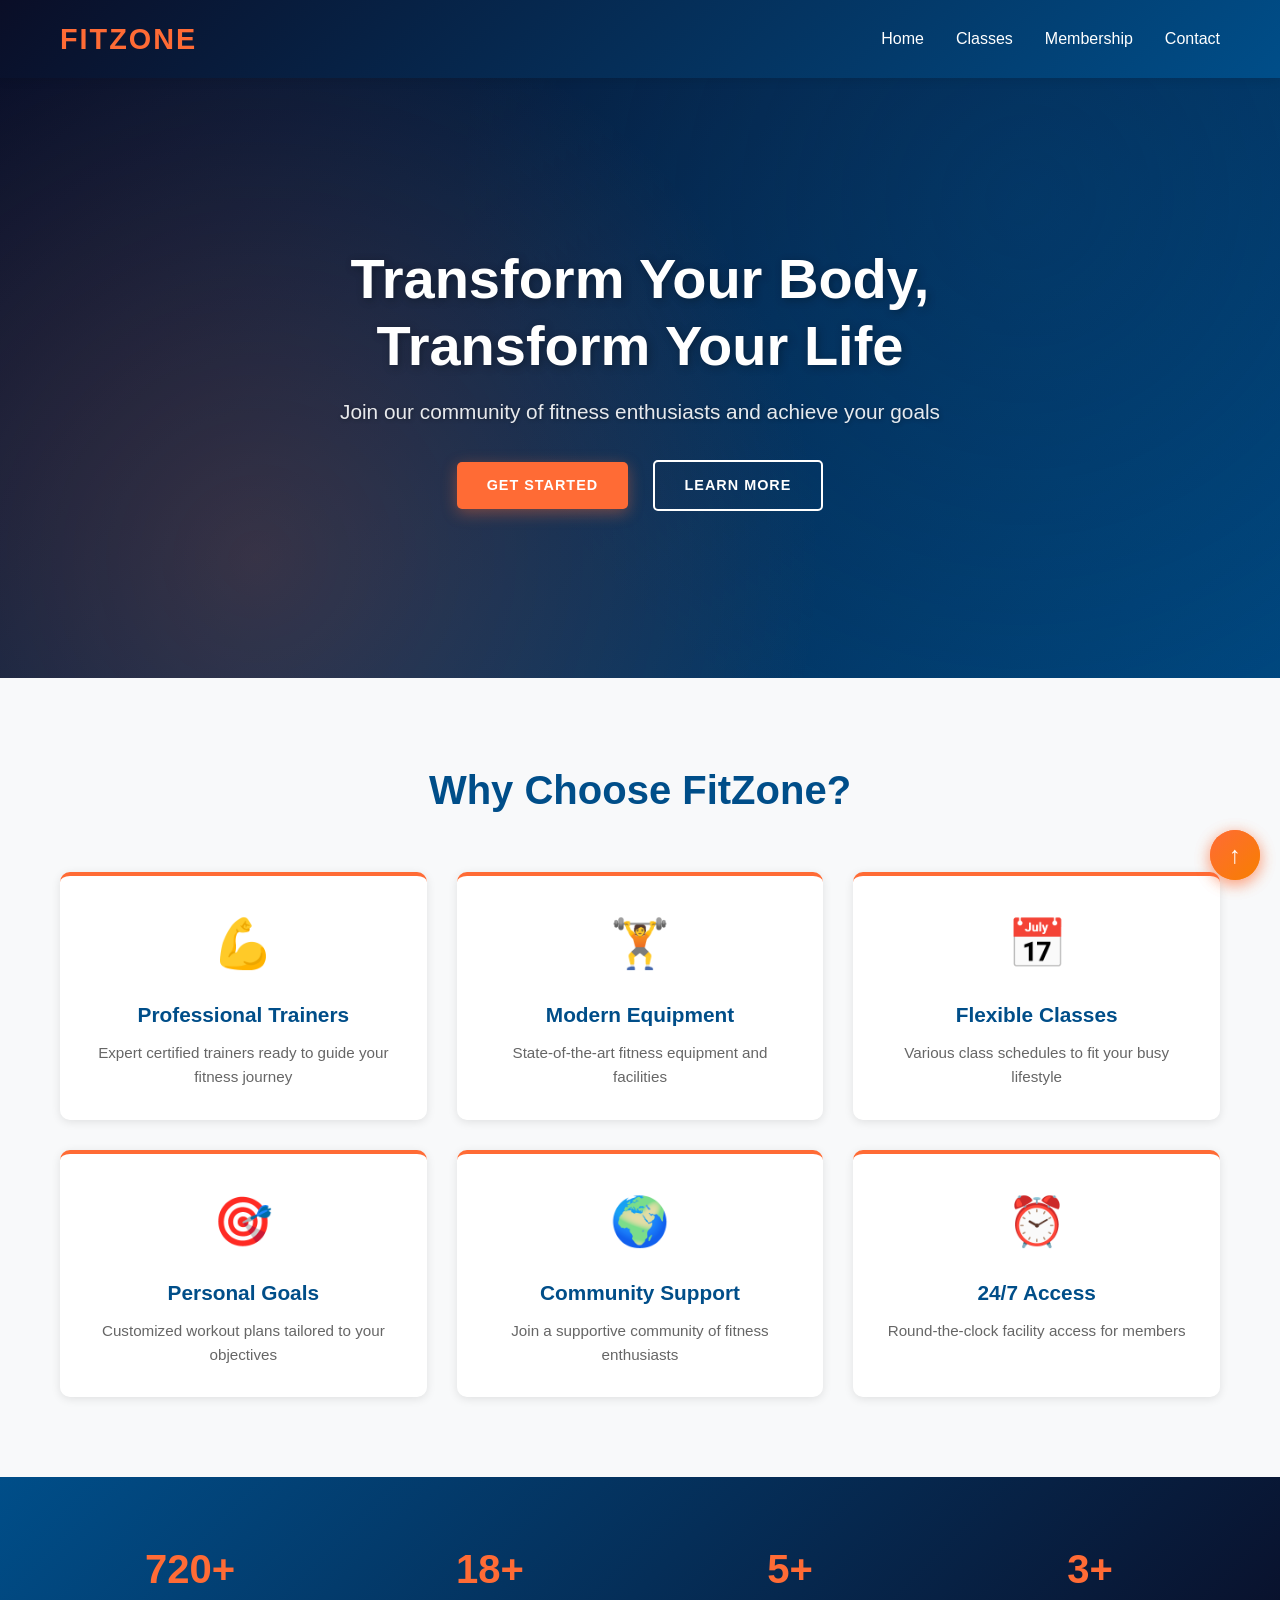
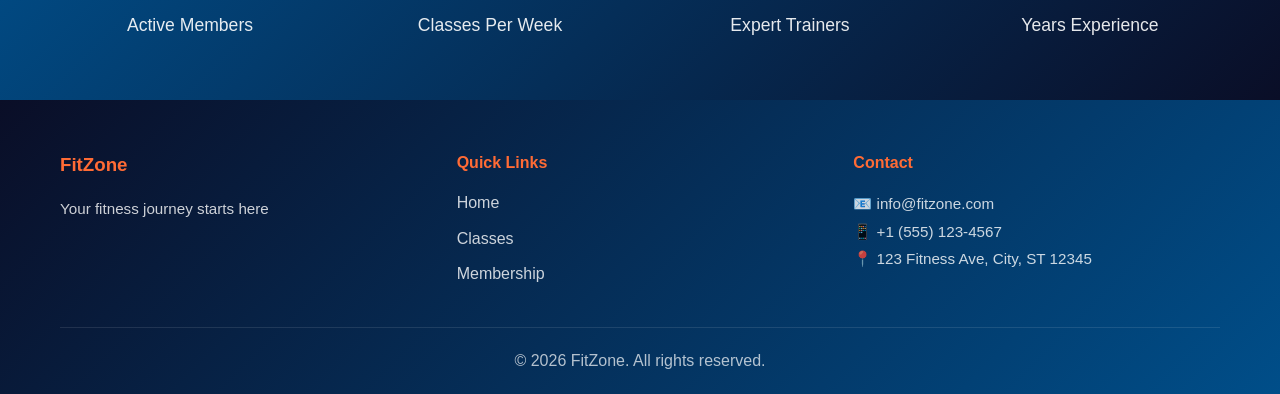
<file: index.html>
<!DOCTYPE html>
<html lang="en">
<head>
    <meta charset="UTF-8">
    <meta name="viewport" content="width=device-width, initial-scale=1.0">
    <title>FitZone - Premium Gym & Fitness</title>
    <link rel="stylesheet" href="styles.css">
</head>
<body>
    <!-- Navigation Bar -->
    <nav class="navbar">
        <div class="container">
            <div class="nav-wrapper">
                <div class="logo">FitZone</div>
                <ul class="nav-links">
                    <li><a href="#home">Home</a></li>
                    <li><a href="classes.html">Classes</a></li>
                    <li><a href="membership.html">Membership</a></li>
                    <li><a href="contact.html">Contact</a></li>
                </ul>
                <div class="hamburger">
                    <span></span>
                    <span></span>
                    <span></span>
                </div>
            </div>
        </div>
    </nav>

    <!-- Hero Section -->
    <section class="hero" id="home">
        <div class="hero-content">
            <h1>Transform Your Body, Transform Your Life</h1>
            <p>Join our community of fitness enthusiasts and achieve your goals</p>
            <a href="membership.html" class="btn btn-primary">Get Started</a>
            <a href="#features" class="btn btn-secondary">Learn More</a>
        </div>
    </section>

    <!-- Features Section -->
    <section class="features" id="features">
        <div class="container">
            <h2>Why Choose FitZone?</h2>
            <div class="features-grid">
                <div class="feature-card">
                    <div class="feature-icon">💪</div>
                    <h3>Professional Trainers</h3>
                    <p>Expert certified trainers ready to guide your fitness journey</p>
                </div>
                <div class="feature-card">
                    <div class="feature-icon">🏋️</div>
                    <h3>Modern Equipment</h3>
                    <p>State-of-the-art fitness equipment and facilities</p>
                </div>
                <div class="feature-card">
                    <div class="feature-icon">📅</div>
                    <h3>Flexible Classes</h3>
                    <p>Various class schedules to fit your busy lifestyle</p>
                </div>
                <div class="feature-card">
                    <div class="feature-icon">🎯</div>
                    <h3>Personal Goals</h3>
                    <p>Customized workout plans tailored to your objectives</p>
                </div>
                <div class="feature-card">
                    <div class="feature-icon">🌍</div>
                    <h3>Community Support</h3>
                    <p>Join a supportive community of fitness enthusiasts</p>
                </div>
                <div class="feature-card">
                    <div class="feature-icon">⏰</div>
                    <h3>24/7 Access</h3>
                    <p>Round-the-clock facility access for members</p>
                </div>
            </div>
        </div>
    </section>

    <!-- Stats Section -->
    <section class="stats">
        <div class="container">
            <div class="stat-item">
                <h3>2000+</h3>
                <p>Active Members</p>
            </div>
            <div class="stat-item">
                <h3>50+</h3>
                <p>Classes Per Week</p>
            </div>
            <div class="stat-item">
                <h3>15+</h3>
                <p>Expert Trainers</p>
            </div>
            <div class="stat-item">
                <h3>10+</h3>
                <p>Years Experience</p>
            </div>
        </div>
    </section>

    <!-- Footer -->
    <footer class="footer">
        <div class="container">
            <div class="footer-content">
                <div class="footer-section">
                    <h3>FitZone</h3>
                    <p>Your fitness journey starts here</p>
                </div>
                <div class="footer-section">
                    <h4>Quick Links</h4>
                    <ul>
                        <li><a href="#home">Home</a></li>
                        <li><a href="classes.html">Classes</a></li>
                        <li><a href="membership.html">Membership</a></li>
                    </ul>
                </div>
                <div class="footer-section">
                    <h4>Contact</h4>
                    <p>📧 info@fitzone.com</p>
                    <p>📱 +1 (555) 123-4567</p>
                    <p>📍 123 Fitness Ave, City, ST 12345</p>
                </div>
            </div>
            <div class="footer-bottom">
                <p>&copy; 2026 FitZone. All rights reserved.</p>
            </div>
        </div>
    </footer>

    <script src="script.js"></script>
</body>
</html>
</file>
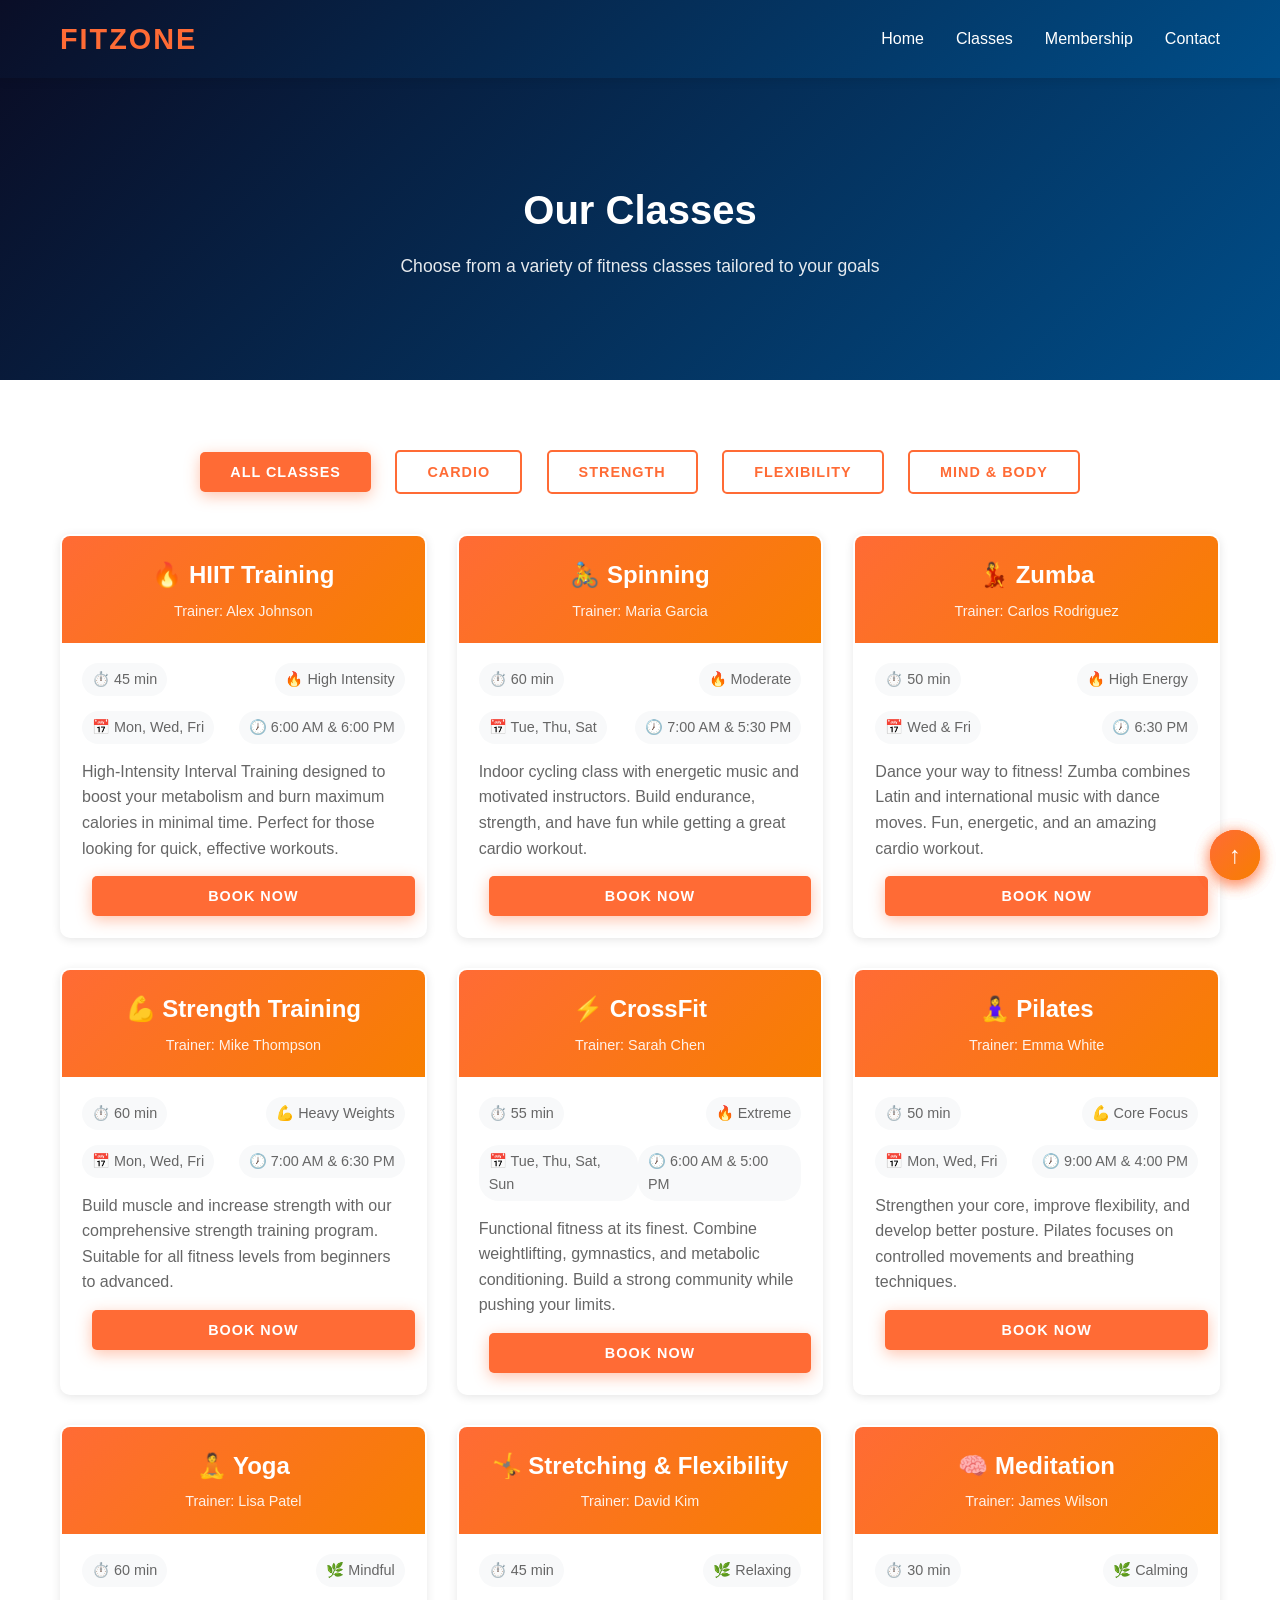
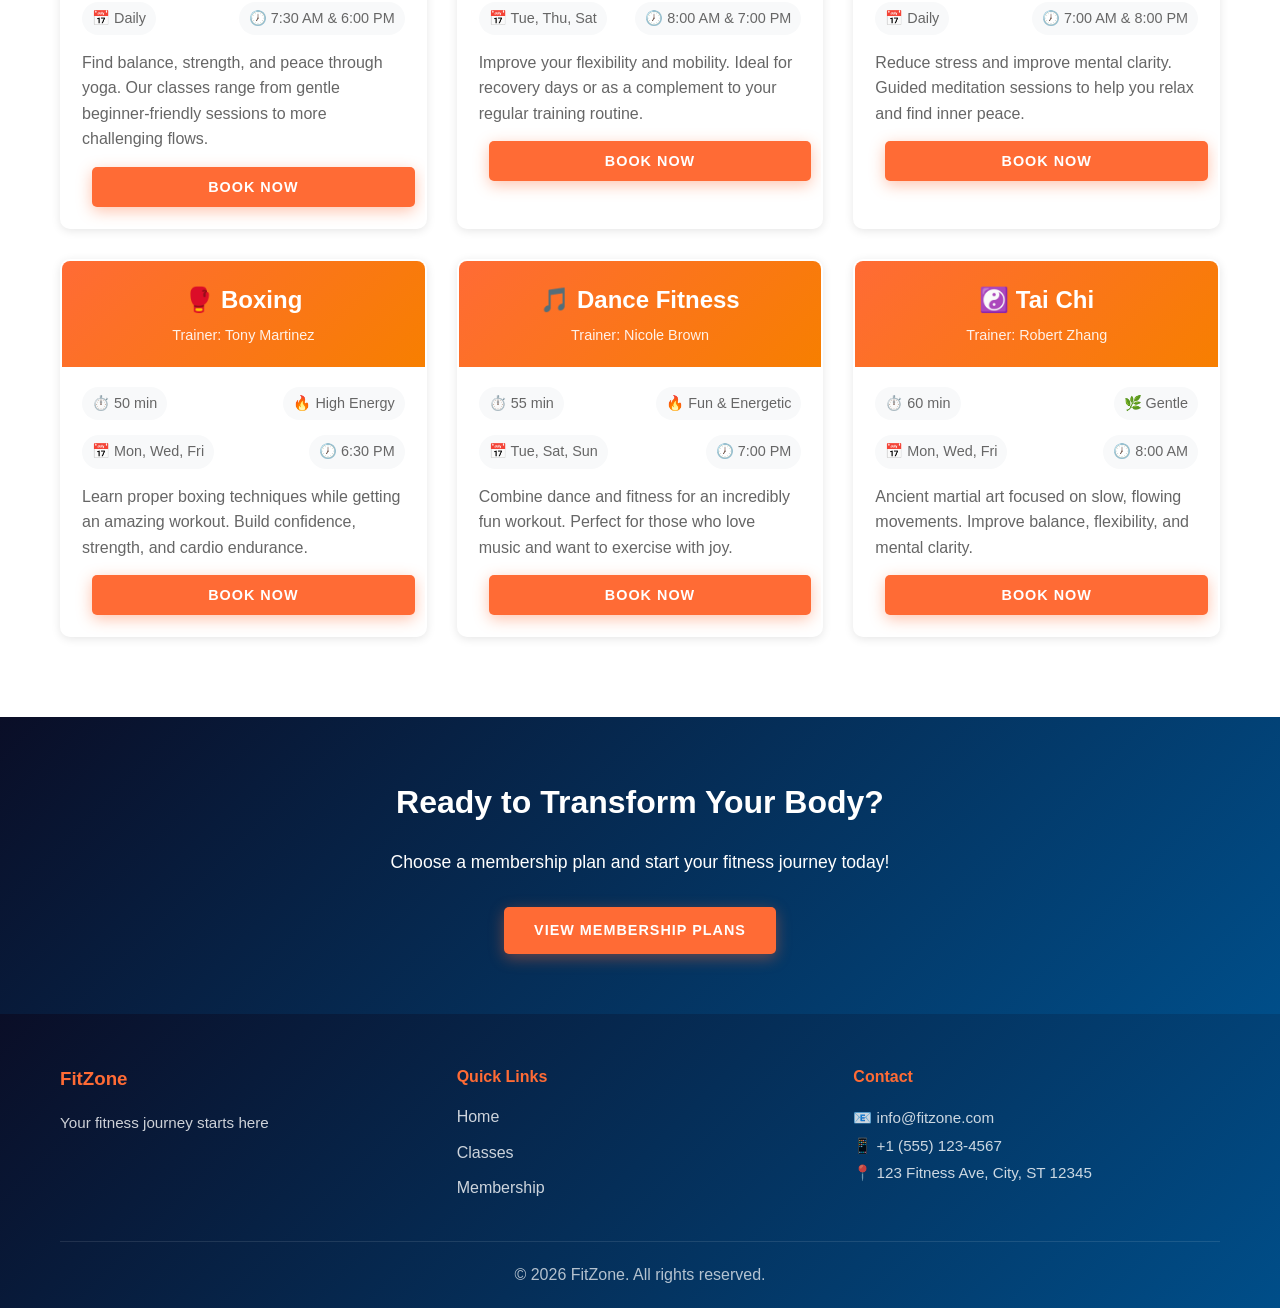
<file: classes.html>
<!DOCTYPE html>
<html lang="en">
<head>
    <meta charset="UTF-8">
    <meta name="viewport" content="width=device-width, initial-scale=1.0">
    <title>Classes - FitZone Gym</title>
    <link rel="stylesheet" href="styles.css">
</head>
<body>
    <!-- Navigation Bar -->
    <nav class="navbar">
        <div class="container">
            <div class="nav-wrapper">
                <div class="logo">FitZone</div>
                <ul class="nav-links">
                    <li><a href="index.html">Home</a></li>
                    <li><a href="classes.html">Classes</a></li>
                    <li><a href="membership.html">Membership</a></li>
                    <li><a href="contact.html">Contact</a></li>
                </ul>
                <div class="hamburger">
                    <span></span>
                    <span></span>
                    <span></span>
                </div>
            </div>
        </div>
    </nav>

    <!-- Page Header -->
    <div class="page-header">
        <h1>Our Classes</h1>
        <p>Choose from a variety of fitness classes tailored to your goals</p>
    </div>

    <!-- Filter Buttons -->
    <section class="classes" style="padding-top: 20px;">
        <div class="container">
            <div style="text-align: center; margin-bottom: 40px;">
                <button class="btn btn-primary filter-btn active" onclick="filterClasses('all')" data-filter="all">All Classes</button>
                <button class="btn btn-outline filter-btn" onclick="filterClasses('cardio')" data-filter="cardio">Cardio</button>
                <button class="btn btn-outline filter-btn" onclick="filterClasses('strength')" data-filter="strength">Strength</button>
                <button class="btn btn-outline filter-btn" onclick="filterClasses('flexibility')" data-filter="flexibility">Flexibility</button>
                <button class="btn btn-outline filter-btn" onclick="filterClasses('mind-body')" data-filter="mind-body">Mind & Body</button>
            </div>

            <!-- Classes Grid -->
            <div class="classes-grid">
                <!-- HIIT Class -->
                <div class="class-card" data-category="cardio">
                    <div class="class-header">
                        <h3>🔥 HIIT Training</h3>
                        <div class="trainer">Trainer: Alex Johnson</div>
                    </div>
                    <div class="class-body">
                        <div class="class-info">
                            <span>⏱️ 45 min</span>
                            <span>🔥 High Intensity</span>
                        </div>
                        <div class="class-info">
                            <span>📅 Mon, Wed, Fri</span>
                            <span>🕖 6:00 AM & 6:00 PM</span>
                        </div>
                        <p class="class-description">High-Intensity Interval Training designed to boost your metabolism and burn maximum calories in minimal time. Perfect for those looking for quick, effective workouts.</p>
                        <button class="btn btn-primary" onclick="selectPlan('HIIT Training')">Book Now</button>
                    </div>
                </div>

                <!-- Spinning Class -->
                <div class="class-card" data-category="cardio">
                    <div class="class-header">
                        <h3>🚴 Spinning</h3>
                        <div class="trainer">Trainer: Maria Garcia</div>
                    </div>
                    <div class="class-body">
                        <div class="class-info">
                            <span>⏱️ 60 min</span>
                            <span>🔥 Moderate</span>
                        </div>
                        <div class="class-info">
                            <span>📅 Tue, Thu, Sat</span>
                            <span>🕖 7:00 AM & 5:30 PM</span>
                        </div>
                        <p class="class-description">Indoor cycling class with energetic music and motivated instructors. Build endurance, strength, and have fun while getting a great cardio workout.</p>
                        <button class="btn btn-primary" onclick="selectPlan('Spinning')">Book Now</button>
                    </div>
                </div>

                <!-- Zumba Class -->
                <div class="class-card" data-category="cardio">
                    <div class="class-header">
                        <h3>💃 Zumba</h3>
                        <div class="trainer">Trainer: Carlos Rodriguez</div>
                    </div>
                    <div class="class-body">
                        <div class="class-info">
                            <span>⏱️ 50 min</span>
                            <span>🔥 High Energy</span>
                        </div>
                        <div class="class-info">
                            <span>📅 Wed & Fri</span>
                            <span>🕖 6:30 PM</span>
                        </div>
                        <p class="class-description">Dance your way to fitness! Zumba combines Latin and international music with dance moves. Fun, energetic, and an amazing cardio workout.</p>
                        <button class="btn btn-primary" onclick="selectPlan('Zumba')">Book Now</button>
                    </div>
                </div>

                <!-- Strength Training -->
                <div class="class-card" data-category="strength">
                    <div class="class-header">
                        <h3>💪 Strength Training</h3>
                        <div class="trainer">Trainer: Mike Thompson</div>
                    </div>
                    <div class="class-body">
                        <div class="class-info">
                            <span>⏱️ 60 min</span>
                            <span>💪 Heavy Weights</span>
                        </div>
                        <div class="class-info">
                            <span>📅 Mon, Wed, Fri</span>
                            <span>🕖 7:00 AM & 6:30 PM</span>
                        </div>
                        <p class="class-description">Build muscle and increase strength with our comprehensive strength training program. Suitable for all fitness levels from beginners to advanced.</p>
                        <button class="btn btn-primary" onclick="selectPlan('Strength Training')">Book Now</button>
                    </div>
                </div>

                <!-- CrossFit -->
                <div class="class-card" data-category="strength">
                    <div class="class-header">
                        <h3>⚡ CrossFit</h3>
                        <div class="trainer">Trainer: Sarah Chen</div>
                    </div>
                    <div class="class-body">
                        <div class="class-info">
                            <span>⏱️ 55 min</span>
                            <span>🔥 Extreme</span>
                        </div>
                        <div class="class-info">
                            <span>📅 Tue, Thu, Sat, Sun</span>
                            <span>🕖 6:00 AM & 5:00 PM</span>
                        </div>
                        <p class="class-description">Functional fitness at its finest. Combine weightlifting, gymnastics, and metabolic conditioning. Build a strong community while pushing your limits.</p>
                        <button class="btn btn-primary" onclick="selectPlan('CrossFit')">Book Now</button>
                    </div>
                </div>

                <!-- Pilates -->
                <div class="class-card" data-category="strength">
                    <div class="class-header">
                        <h3>🧘‍♀️ Pilates</h3>
                        <div class="trainer">Trainer: Emma White</div>
                    </div>
                    <div class="class-body">
                        <div class="class-info">
                            <span>⏱️ 50 min</span>
                            <span>💪 Core Focus</span>
                        </div>
                        <div class="class-info">
                            <span>📅 Mon, Wed, Fri</span>
                            <span>🕖 9:00 AM & 4:00 PM</span>
                        </div>
                        <p class="class-description">Strengthen your core, improve flexibility, and develop better posture. Pilates focuses on controlled movements and breathing techniques.</p>
                        <button class="btn btn-primary" onclick="selectPlan('Pilates')">Book Now</button>
                    </div>
                </div>

                <!-- Yoga -->
                <div class="class-card" data-category="flexibility">
                    <div class="class-header">
                        <h3>🧘 Yoga</h3>
                        <div class="trainer">Trainer: Lisa Patel</div>
                    </div>
                    <div class="class-body">
                        <div class="class-info">
                            <span>⏱️ 60 min</span>
                            <span>🌿 Mindful</span>
                        </div>
                        <div class="class-info">
                            <span>📅 Daily</span>
                            <span>🕖 7:30 AM & 6:00 PM</span>
                        </div>
                        <p class="class-description">Find balance, strength, and peace through yoga. Our classes range from gentle beginner-friendly sessions to more challenging flows.</p>
                        <button class="btn btn-primary" onclick="selectPlan('Yoga')">Book Now</button>
                    </div>
                </div>

                <!-- Stretching & Flexibility -->
                <div class="class-card" data-category="flexibility">
                    <div class="class-header">
                        <h3>🤸 Stretching & Flexibility</h3>
                        <div class="trainer">Trainer: David Kim</div>
                    </div>
                    <div class="class-body">
                        <div class="class-info">
                            <span>⏱️ 45 min</span>
                            <span>🌿 Relaxing</span>
                        </div>
                        <div class="class-info">
                            <span>📅 Tue, Thu, Sat</span>
                            <span>🕖 8:00 AM & 7:00 PM</span>
                        </div>
                        <p class="class-description">Improve your flexibility and mobility. Ideal for recovery days or as a complement to your regular training routine.</p>
                        <button class="btn btn-primary" onclick="selectPlan('Stretching & Flexibility')">Book Now</button>
                    </div>
                </div>

                <!-- Meditation -->
                <div class="class-card" data-category="mind-body">
                    <div class="class-header">
                        <h3>🧠 Meditation</h3>
                        <div class="trainer">Trainer: James Wilson</div>
                    </div>
                    <div class="class-body">
                        <div class="class-info">
                            <span>⏱️ 30 min</span>
                            <span>🌿 Calming</span>
                        </div>
                        <div class="class-info">
                            <span>📅 Daily</span>
                            <span>🕖 7:00 AM & 8:00 PM</span>
                        </div>
                        <p class="class-description">Reduce stress and improve mental clarity. Guided meditation sessions to help you relax and find inner peace.</p>
                        <button class="btn btn-primary" onclick="selectPlan('Meditation')">Book Now</button>
                    </div>
                </div>

                <!-- Boxing -->
                <div class="class-card" data-category="cardio">
                    <div class="class-header">
                        <h3>🥊 Boxing</h3>
                        <div class="trainer">Trainer: Tony Martinez</div>
                    </div>
                    <div class="class-body">
                        <div class="class-info">
                            <span>⏱️ 50 min</span>
                            <span>🔥 High Energy</span>
                        </div>
                        <div class="class-info">
                            <span>📅 Mon, Wed, Fri</span>
                            <span>🕖 6:30 PM</span>
                        </div>
                        <p class="class-description">Learn proper boxing techniques while getting an amazing workout. Build confidence, strength, and cardio endurance.</p>
                        <button class="btn btn-primary" onclick="selectPlan('Boxing')">Book Now</button>
                    </div>
                </div>

                <!-- Dance Fitness -->
                <div class="class-card" data-category="cardio">
                    <div class="class-header">
                        <h3>🎵 Dance Fitness</h3>
                        <div class="trainer">Trainer: Nicole Brown</div>
                    </div>
                    <div class="class-body">
                        <div class="class-info">
                            <span>⏱️ 55 min</span>
                            <span>🔥 Fun & Energetic</span>
                        </div>
                        <div class="class-info">
                            <span>📅 Tue, Sat, Sun</span>
                            <span>🕖 7:00 PM</span>
                        </div>
                        <p class="class-description">Combine dance and fitness for an incredibly fun workout. Perfect for those who love music and want to exercise with joy.</p>
                        <button class="btn btn-primary" onclick="selectPlan('Dance Fitness')">Book Now</button>
                    </div>
                </div>

                <!-- Tai Chi -->
                <div class="class-card" data-category="mind-body">
                    <div class="class-header">
                        <h3>☯️ Tai Chi</h3>
                        <div class="trainer">Trainer: Robert Zhang</div>
                    </div>
                    <div class="class-body">
                        <div class="class-info">
                            <span>⏱️ 60 min</span>
                            <span>🌿 Gentle</span>
                        </div>
                        <div class="class-info">
                            <span>📅 Mon, Wed, Fri</span>
                            <span>🕖 8:00 AM</span>
                        </div>
                        <p class="class-description">Ancient martial art focused on slow, flowing movements. Improve balance, flexibility, and mental clarity.</p>
                        <button class="btn btn-primary" onclick="selectPlan('Tai Chi')">Book Now</button>
                    </div>
                </div>
            </div>
        </div>
    </section>

    <!-- CTA Section -->
    <section style="background: linear-gradient(135deg, #0a0e27 0%, #004e89 100%); color: white; padding: 60px 20px; text-align: center;">
        <div class="container">
            <h2 style="font-size: 2rem; margin-bottom: 20px;">Ready to Transform Your Body?</h2>
            <p style="font-size: 1.1rem; margin-bottom: 30px;">Choose a membership plan and start your fitness journey today!</p>
            <a href="membership.html" class="btn btn-primary">View Membership Plans</a>
        </div>
    </section>

    <!-- Footer -->
    <footer class="footer">
        <div class="container">
            <div class="footer-content">
                <div class="footer-section">
                    <h3>FitZone</h3>
                    <p>Your fitness journey starts here</p>
                </div>
                <div class="footer-section">
                    <h4>Quick Links</h4>
                    <ul>
                        <li><a href="index.html">Home</a></li>
                        <li><a href="classes.html">Classes</a></li>
                        <li><a href="membership.html">Membership</a></li>
                    </ul>
                </div>
                <div class="footer-section">
                    <h4>Contact</h4>
                    <p>📧 info@fitzone.com</p>
                    <p>📱 +1 (555) 123-4567</p>
                    <p>📍 123 Fitness Ave, City, ST 12345</p>
                </div>
            </div>
            <div class="footer-bottom">
                <p>&copy; 2026 FitZone. All rights reserved.</p>
            </div>
        </div>
    </footer>

    <script src="script.js"></script>
</body>
</html>
</file>
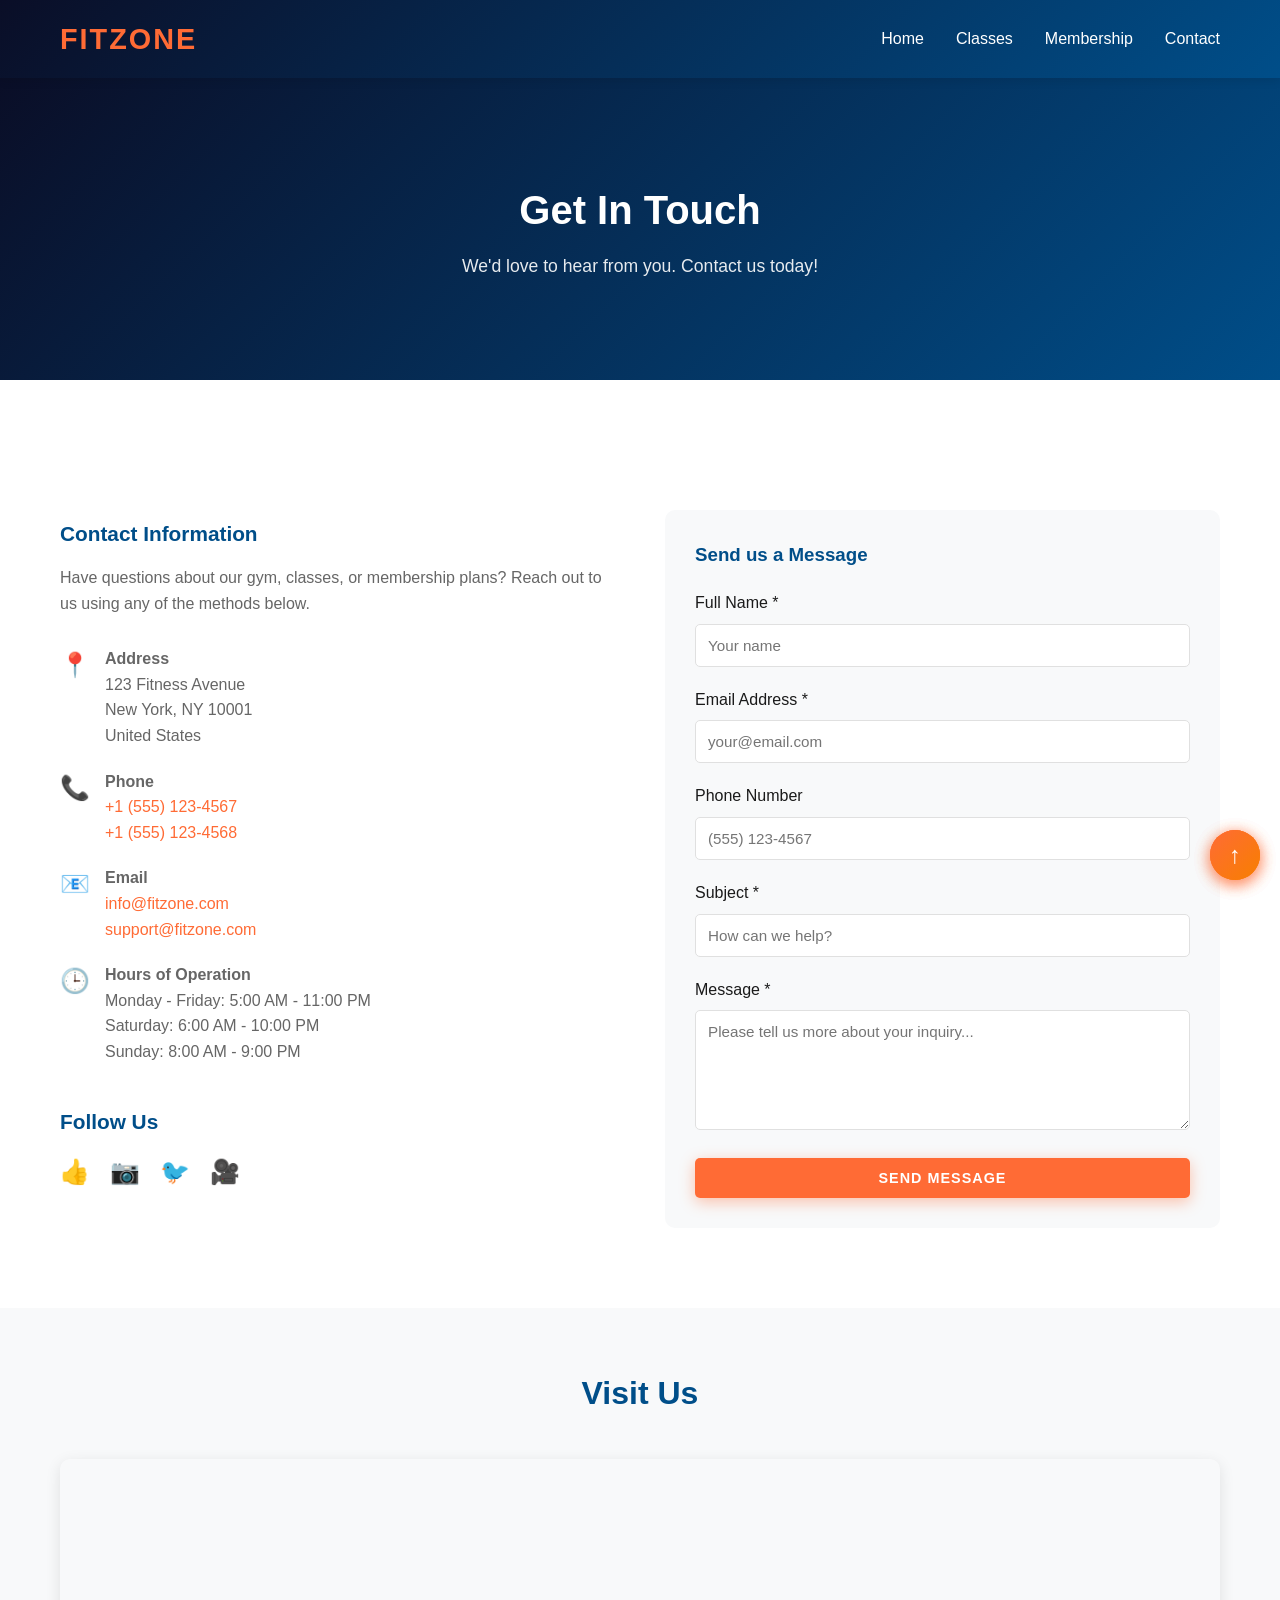
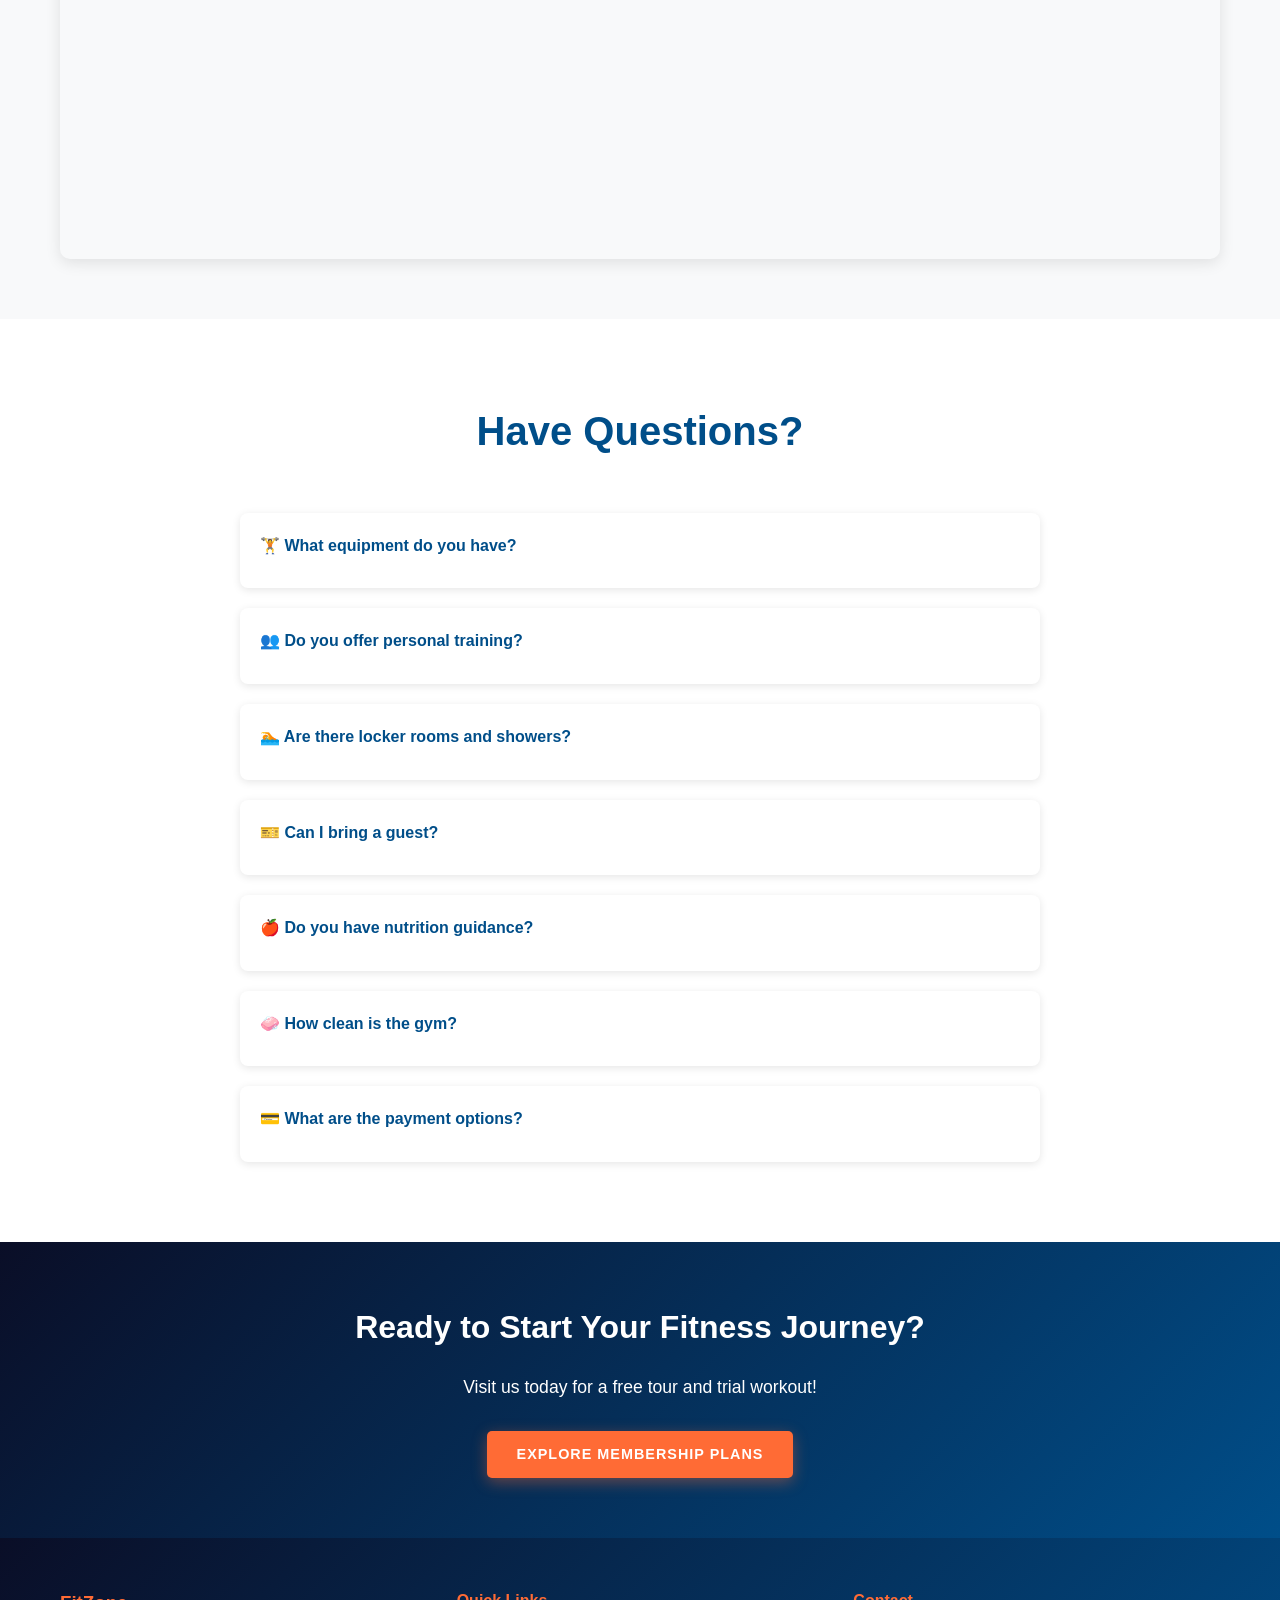
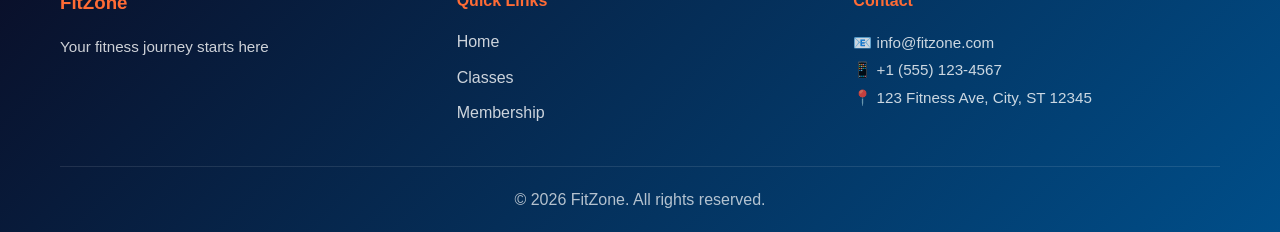
<file: contact.html>
<!DOCTYPE html>
<html lang="en">
<head>
    <meta charset="UTF-8">
    <meta name="viewport" content="width=device-width, initial-scale=1.0">
    <title>Contact Us - FitZone Gym</title>
    <link rel="stylesheet" href="styles.css">
</head>
<body>
    <!-- Navigation Bar -->
    <nav class="navbar">
        <div class="container">
            <div class="nav-wrapper">
                <div class="logo">FitZone</div>
                <ul class="nav-links">
                    <li><a href="index.html">Home</a></li>
                    <li><a href="classes.html">Classes</a></li>
                    <li><a href="membership.html">Membership</a></li>
                    <li><a href="contact.html">Contact</a></li>
                </ul>
                <div class="hamburger">
                    <span></span>
                    <span></span>
                    <span></span>
                </div>
            </div>
        </div>
    </nav>

    <!-- Page Header -->
    <div class="page-header">
        <h1>Get In Touch</h1>
        <p>We'd love to hear from you. Contact us today!</p>
    </div>

    <!-- Contact Section -->
    <section class="contact">
        <div class="container">
            <div class="contact-wrapper">
                <!-- Contact Information -->
                <div>
                    <div class="contact-info">
                        <h3>Contact Information</h3>
                        <p style="color: #666; margin-bottom: 25px;">Have questions about our gym, classes, or membership plans? Reach out to us using any of the methods below.</p>
                    </div>

                    <div class="contact-item">
                        <div class="contact-item-icon">📍</div>
                        <div class="contact-item-text">
                            <strong>Address</strong><br>
                            123 Fitness Avenue<br>
                            New York, NY 10001<br>
                            United States
                        </div>
                    </div>

                    <div class="contact-item">
                        <div class="contact-item-icon">📞</div>
                        <div class="contact-item-text">
                            <strong>Phone</strong><br>
                            <a href="tel:+15551234567">+1 (555) 123-4567</a><br>
                            <a href="tel:+15551234568">+1 (555) 123-4568</a>
                        </div>
                    </div>

                    <div class="contact-item">
                        <div class="contact-item-icon">📧</div>
                        <div class="contact-item-text">
                            <strong>Email</strong><br>
                            <a href="mailto:info@fitzone.com">info@fitzone.com</a><br>
                            <a href="mailto:support@fitzone.com">support@fitzone.com</a>
                        </div>
                    </div>

                    <div class="contact-item">
                        <div class="contact-item-icon">🕒</div>
                        <div class="contact-item-text">
                            <strong>Hours of Operation</strong><br>
                            Monday - Friday: 5:00 AM - 11:00 PM<br>
                            Saturday: 6:00 AM - 10:00 PM<br>
                            Sunday: 8:00 AM - 9:00 PM
                        </div>
                    </div>

                    <div class="contact-info" style="margin-top: 40px;">
                        <h3>Follow Us</h3>
                        <div style="display: flex; gap: 20px; margin-top: 15px;">
                            <a href="#" style="font-size: 1.5rem; color: #ff6b35; text-decoration: none; transition: all 0.3s ease;" onmouseover="this.style.transform='scale(1.2)'" onmouseout="this.style.transform='scale(1)'">👍</a>
                            <a href="#" style="font-size: 1.5rem; color: #ff6b35; text-decoration: none; transition: all 0.3s ease;" onmouseover="this.style.transform='scale(1.2)'" onmouseout="this.style.transform='scale(1)'">📷</a>
                            <a href="#" style="font-size: 1.5rem; color: #ff6b35; text-decoration: none; transition: all 0.3s ease;" onmouseover="this.style.transform='scale(1.2)'" onmouseout="this.style.transform='scale(1)'">🐦</a>
                            <a href="#" style="font-size: 1.5rem; color: #ff6b35; text-decoration: none; transition: all 0.3s ease;" onmouseover="this.style.transform='scale(1.2)'" onmouseout="this.style.transform='scale(1)'">🎥</a>
                        </div>
                    </div>
                </div>

                <!-- Contact Form -->
                <form class="contact-form" onsubmit="handleFormSubmit(event)">
                    <h3 style="color: #004e89; margin-bottom: 20px;">Send us a Message</h3>
                    
                    <div class="form-group">
                        <label for="name">Full Name *</label>
                        <input type="text" id="name" name="name" required placeholder="Your name">
                    </div>

                    <div class="form-group">
                        <label for="email">Email Address *</label>
                        <input type="email" id="email" name="email" required placeholder="your@email.com">
                    </div>

                    <div class="form-group">
                        <label for="phone">Phone Number</label>
                        <input type="tel" id="phone" name="phone" placeholder="(555) 123-4567">
                    </div>

                    <div class="form-group">
                        <label for="subject">Subject *</label>
                        <input type="text" id="subject" name="subject" required placeholder="How can we help?">
                    </div>

                    <div class="form-group">
                        <label for="message">Message *</label>
                        <textarea id="message" name="message" required placeholder="Please tell us more about your inquiry..."></textarea>
                    </div>

                    <button type="submit" class="btn btn-primary" style="width: 100%; margin: 0;">Send Message</button>
                </form>
            </div>
        </div>
    </section>

    <!-- Map Section -->
    <section style="padding: 60px 0; background-color: #f8f9fa;">
        <div class="container">
            <h2 style="font-size: 2rem; text-align: center; margin-bottom: 40px; color: #004e89;">Visit Us</h2>
            <div style="border-radius: 10px; overflow: hidden; box-shadow: 0 4px 15px rgba(0,0,0,0.1); height: 400px;">
                <iframe src="https://www.google.com/maps/embed?pb=!1m18!1m12!1m3!1d3024.1234567890123!2d-73.98765432109876!3d40.71234567890123!2m3!1f0!2f0!3f0!3m2!1i1024!2i768!4f13.1!3m3!1m2!1s0x89c25a1234567%3A0x1234567890abcdef!2s123%20Fitness%20Ave%2C%20New%20York%2C%20NY!5e0!3m2!1sen!2sus!4v1234567890123" width="100%" height="100%" style="border:0;" allowfullscreen="" loading="lazy" referrerpolicy="no-referrer-when-downgrade"></iframe>
            </div>
        </div>
    </section>

    <!-- FAQ Section -->
    <section style="padding: 80px 0;">
        <div class="container">
            <h2 style="font-size: 2.5rem; text-align: center; margin-bottom: 50px; color: #004e89;">Have Questions?</h2>
            
            <div style="max-width: 800px; margin: 0 auto;">
                <div style="margin-bottom: 20px; background: white; padding: 20px; border-radius: 8px; box-shadow: 0 2px 8px rgba(0,0,0,0.1); cursor: pointer;" onclick="toggleFaq(this)">
                    <h4 style="color: #004e89; margin-bottom: 10px;">🏋️ What equipment do you have?</h4>
                    <p style="color: #666; display: none;">We offer state-of-the-art equipment including free weights, dumbbells, barbells, machines, cardio equipment (treadmills, ellipticals, bikes), functional training areas, and much more. All equipment is regularly maintained and sanitized.</p>
                </div>

                <div style="margin-bottom: 20px; background: white; padding: 20px; border-radius: 8px; box-shadow: 0 2px 8px rgba(0,0,0,0.1); cursor: pointer;" onclick="toggleFaq(this)">
                    <h4 style="color: #004e89; margin-bottom: 10px;">👥 Do you offer personal training?</h4>
                    <p style="color: #666; display: none;">Yes! We have certified personal trainers available for all fitness levels. Sessions can be customized to your goals and schedule. Contact us for pricing and availability.</p>
                </div>

                <div style="margin-bottom: 20px; background: white; padding: 20px; border-radius: 8px; box-shadow: 0 2px 8px rgba(0,0,0,0.1); cursor: pointer;" onclick="toggleFaq(this)">
                    <h4 style="color: #004e89; margin-bottom: 10px;">🏊 Are there locker rooms and showers?</h4>
                    <p style="color: #666; display: none;">Yes, we have clean and secure locker rooms with shower facilities available. Towels are provided free of charge. We also have a sauna and steam room in the Premium section.</p>
                </div>

                <div style="margin-bottom: 20px; background: white; padding: 20px; border-radius: 8px; box-shadow: 0 2px 8px rgba(0,0,0,0.1); cursor: pointer;" onclick="toggleFaq(this)">
                    <h4 style="color: #004e89; margin-bottom: 10px;">🎫 Can I bring a guest?</h4>
                    <p style="color: #666; display: none;">Absolutely! Most memberships include guest passes. Basic members don't include guest passes, Standard members get 2 per month, and Premium members have unlimited guest passes.</p>
                </div>

                <div style="margin-bottom: 20px; background: white; padding: 20px; border-radius: 8px; box-shadow: 0 2px 8px rgba(0,0,0,0.1); cursor: pointer;" onclick="toggleFaq(this)">
                    <h4 style="color: #004e89; margin-bottom: 10px;">🍎 Do you have nutrition guidance?</h4>
                    <p style="color: #666; display: none;">Yes! Standard and Premium members receive nutrition guidance. We also offer specialized nutrition consultations with our certified nutritionists for additional fees.</p>
                </div>

                <div style="margin-bottom: 20px; background: white; padding: 20px; border-radius: 8px; box-shadow: 0 2px 8px rgba(0,0,0,0.1); cursor: pointer;" onclick="toggleFaq(this)">
                    <h4 style="color: #004e89; margin-bottom: 10px;">🧼 How clean is the gym?</h4>
                    <p style="color: #666; display: none;">We take cleanliness very seriously. Our gym is cleaned multiple times throughout the day. All equipment is sanitized regularly, and hand sanitizer stations are available throughout the facility.</p>
                </div>

                <div style="background: white; padding: 20px; border-radius: 8px; box-shadow: 0 2px 8px rgba(0,0,0,0.1); cursor: pointer;" onclick="toggleFaq(this)">
                    <h4 style="color: #004e89; margin-bottom: 10px;">💳 What are the payment options?</h4>
                    <p style="color: #666; display: none;">We accept all major credit cards, debit cards, bank transfers, and digital wallets like Apple Pay and Google Pay. We also offer flexible payment plans and corporate billing.</p>
                </div>
            </div>
        </div>
    </section>

    <!-- CTA Section -->
    <section style="background: linear-gradient(135deg, #0a0e27 0%, #004e89 100%); color: white; padding: 60px 20px; text-align: center;">
        <div class="container">
            <h2 style="font-size: 2rem; margin-bottom: 20px;">Ready to Start Your Fitness Journey?</h2>
            <p style="font-size: 1.1rem; margin-bottom: 30px;">Visit us today for a free tour and trial workout!</p>
            <a href="membership.html" class="btn btn-primary">Explore Membership Plans</a>
        </div>
    </section>

    <!-- Footer -->
    <footer class="footer">
        <div class="container">
            <div class="footer-content">
                <div class="footer-section">
                    <h3>FitZone</h3>
                    <p>Your fitness journey starts here</p>
                </div>
                <div class="footer-section">
                    <h4>Quick Links</h4>
                    <ul>
                        <li><a href="index.html">Home</a></li>
                        <li><a href="classes.html">Classes</a></li>
                        <li><a href="membership.html">Membership</a></li>
                    </ul>
                </div>
                <div class="footer-section">
                    <h4>Contact</h4>
                    <p>📧 info@fitzone.com</p>
                    <p>📱 +1 (555) 123-4567</p>
                    <p>📍 123 Fitness Ave, City, ST 12345</p>
                </div>
            </div>
            <div class="footer-bottom">
                <p>&copy; 2026 FitZone. All rights reserved.</p>
            </div>
        </div>
    </footer>

    <script src="script.js"></script>
    <script>
        function toggleFaq(element) {
            const answer = element.querySelector('p');
            if (answer.style.display === 'none') {
                answer.style.display = 'block';
                element.style.borderLeft = '4px solid #ff6b35';
            } else {
                answer.style.display = 'none';
                element.style.borderLeft = 'none';
            }
        }
    </script>
</body>
</html>
</file>
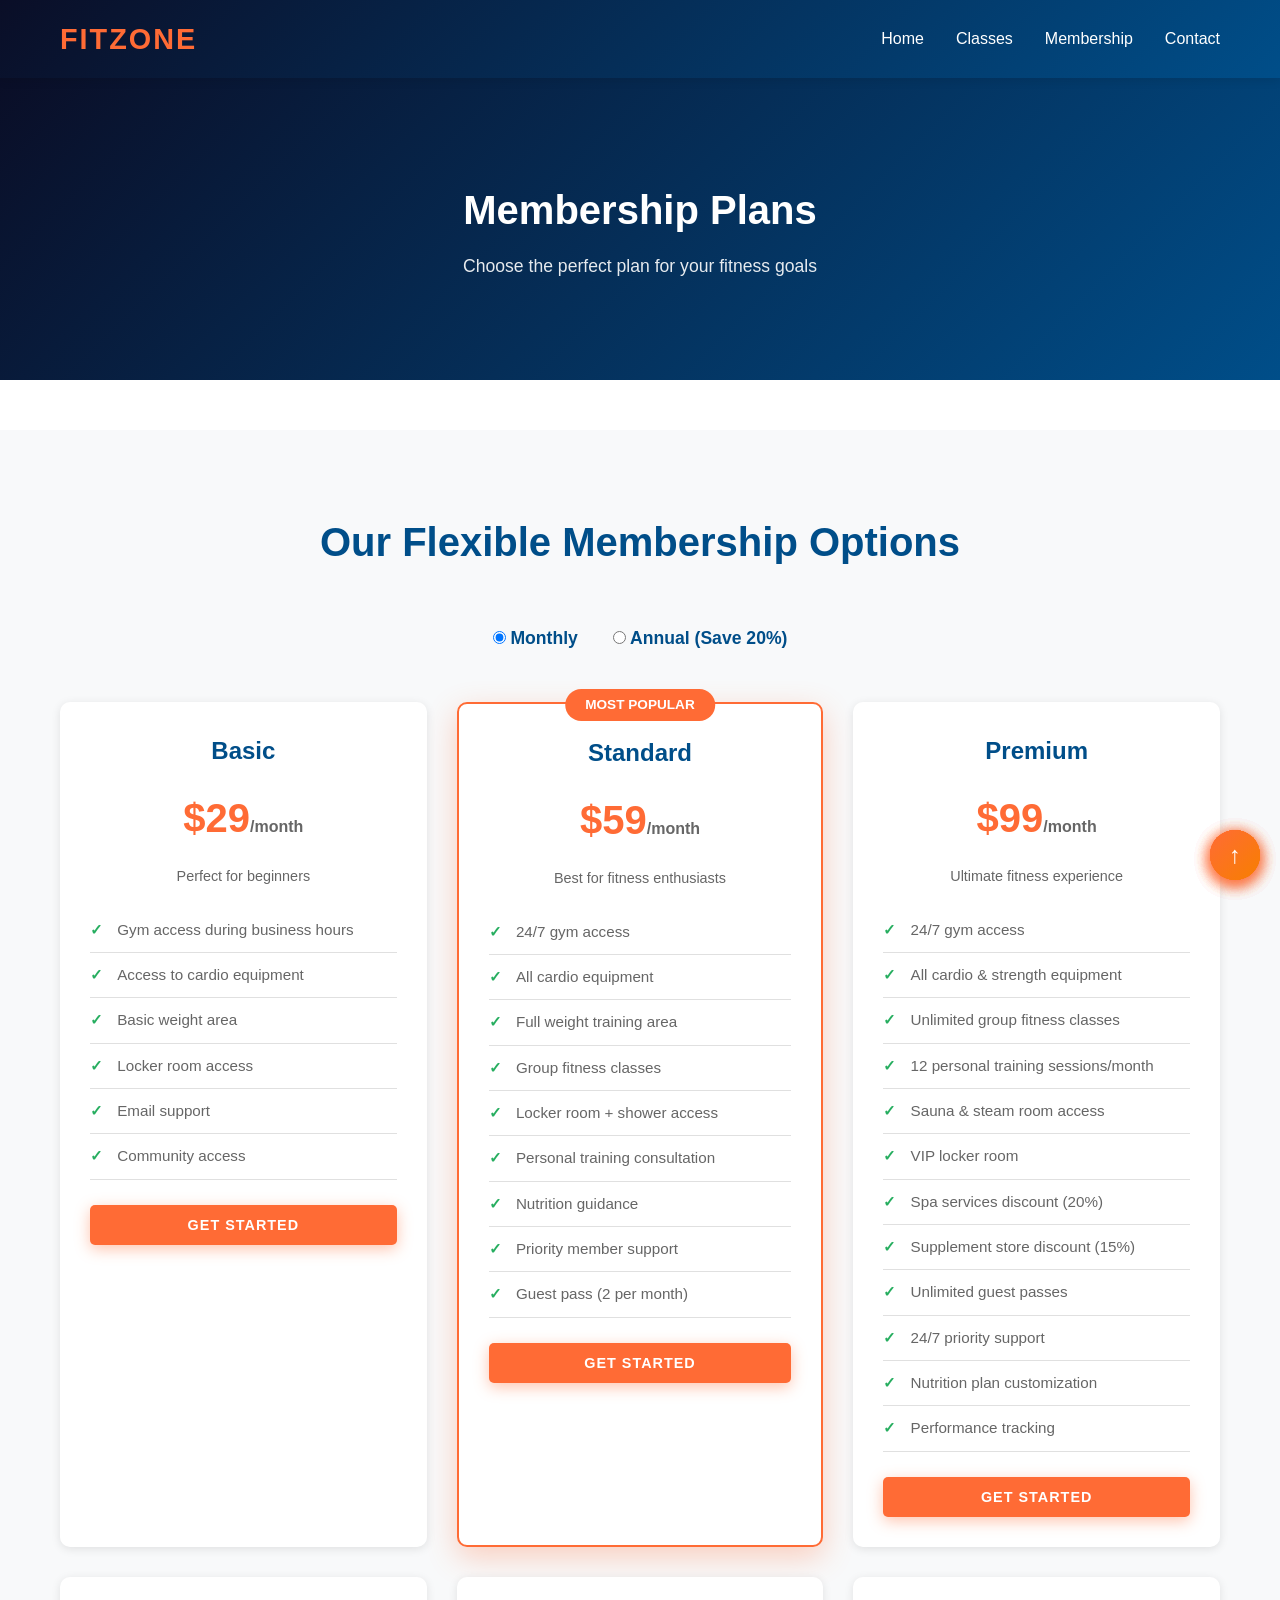
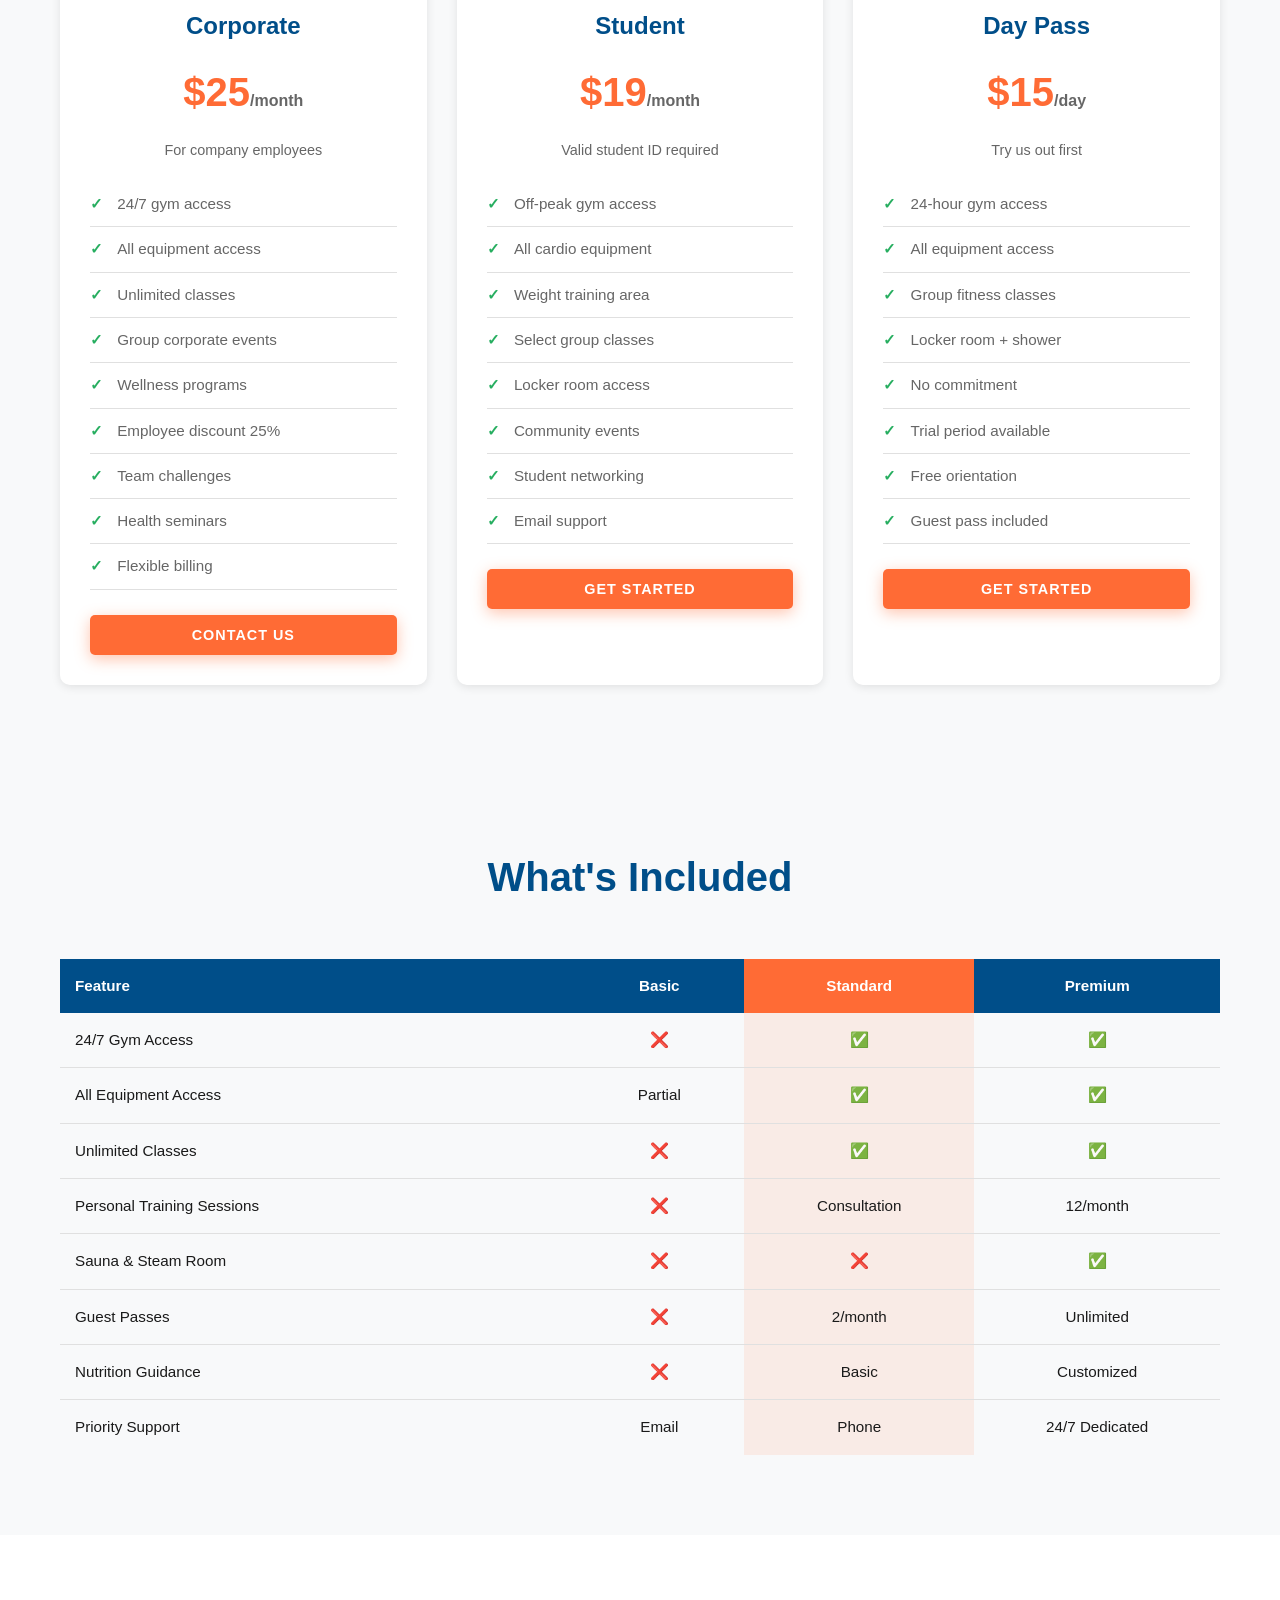
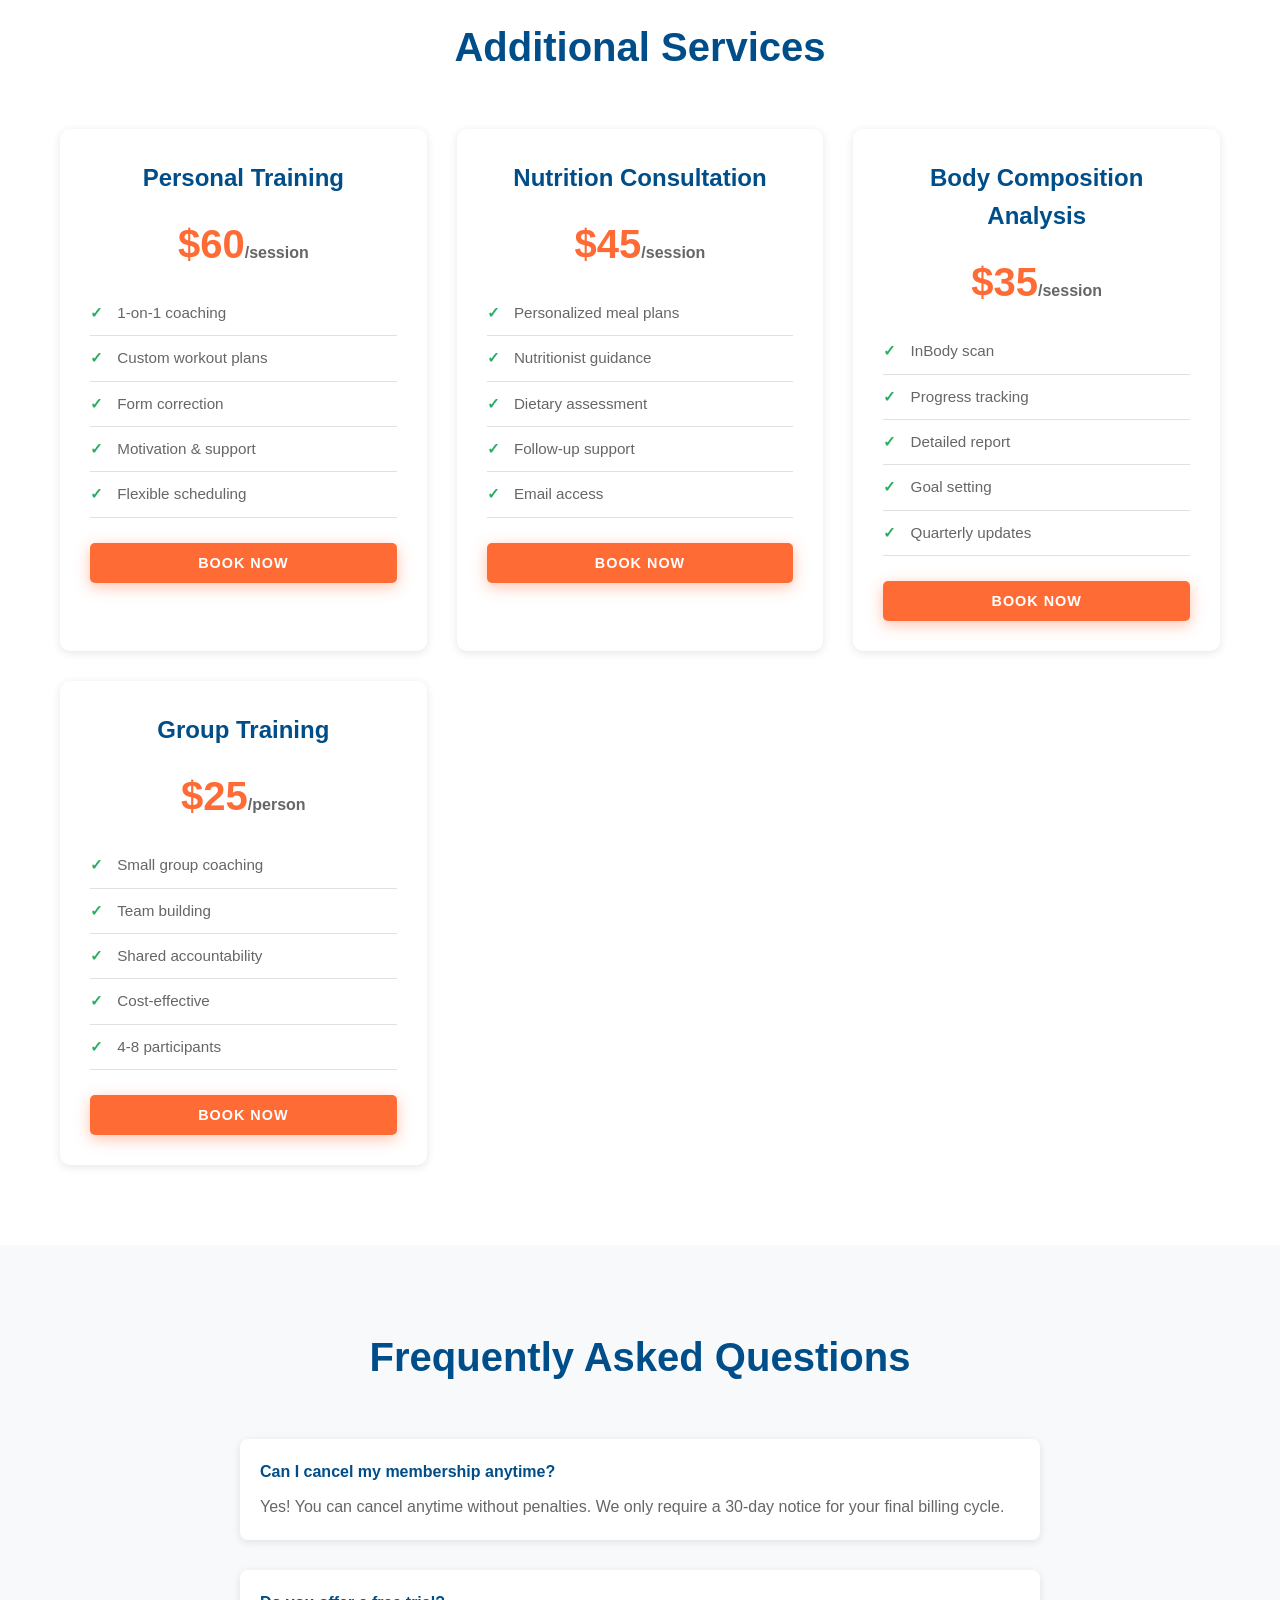
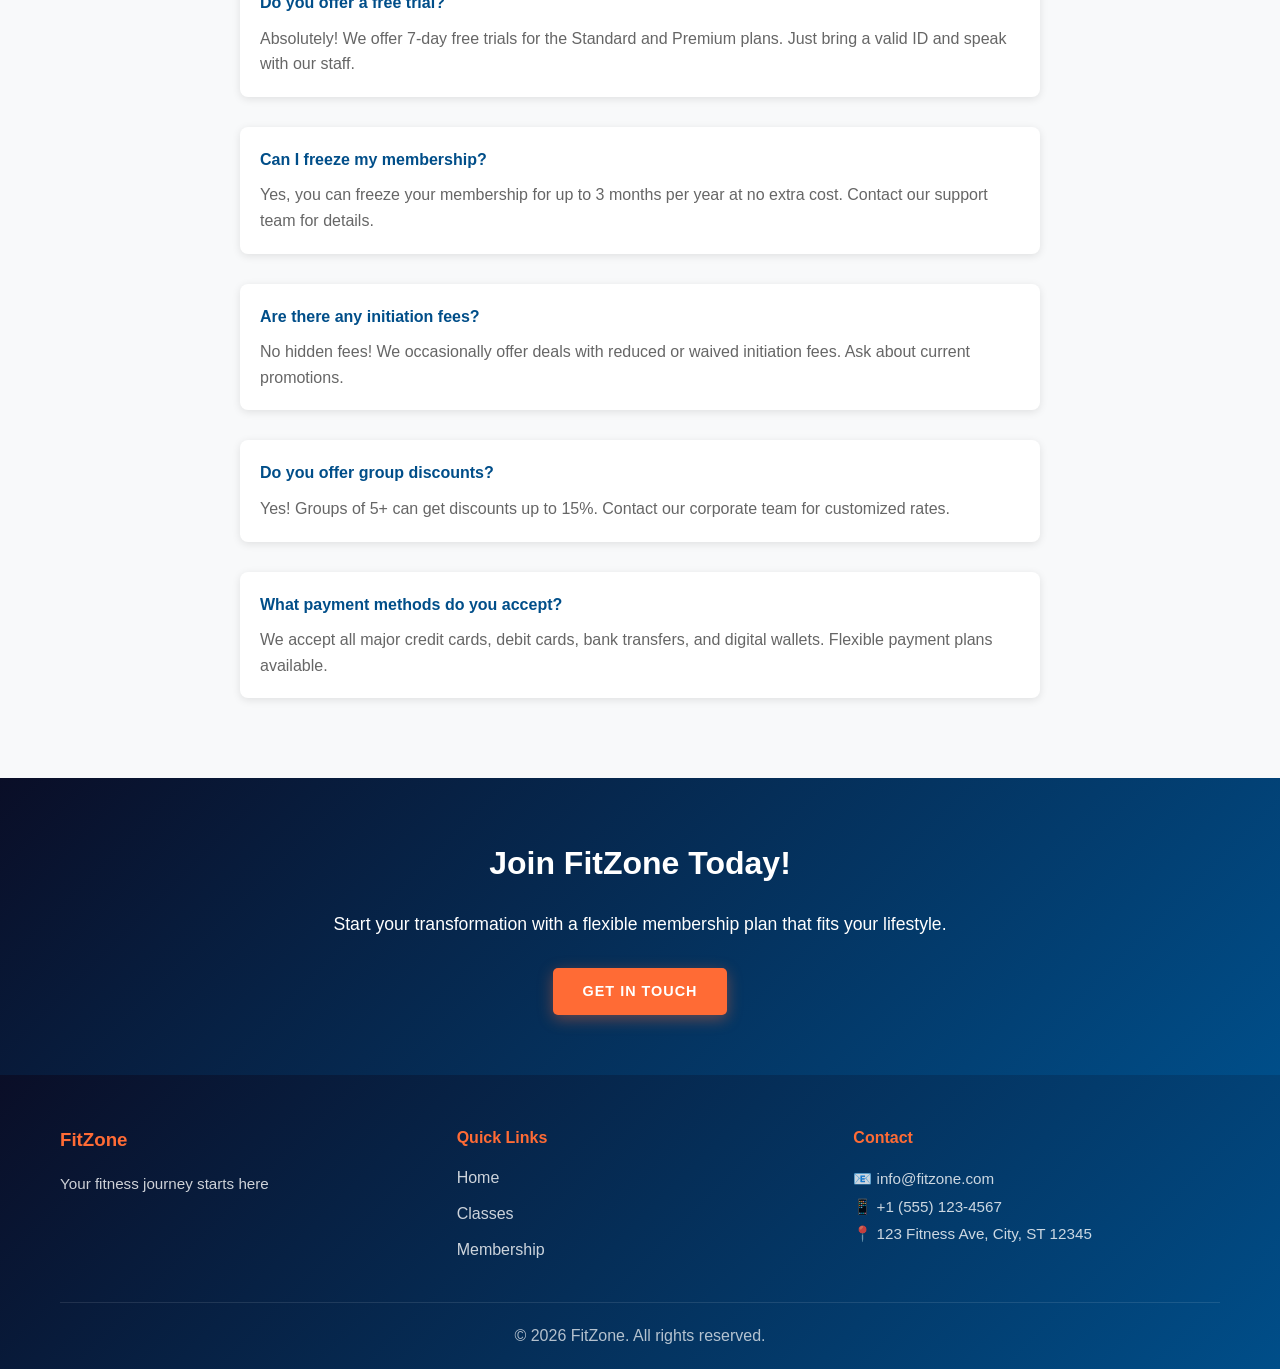
<file: membership.html>
<!DOCTYPE html>
<html lang="en">
<head>
    <meta charset="UTF-8">
    <meta name="viewport" content="width=device-width, initial-scale=1.0">
    <title>Membership Plans - FitZone Gym</title>
    <link rel="stylesheet" href="styles.css">
</head>
<body>
    <!-- Navigation Bar -->
    <nav class="navbar">
        <div class="container">
            <div class="nav-wrapper">
                <div class="logo">FitZone</div>
                <ul class="nav-links">
                    <li><a href="index.html">Home</a></li>
                    <li><a href="classes.html">Classes</a></li>
                    <li><a href="membership.html">Membership</a></li>
                    <li><a href="contact.html">Contact</a></li>
                </ul>
                <div class="hamburger">
                    <span></span>
                    <span></span>
                    <span></span>
                </div>
            </div>
        </div>
    </nav>

    <!-- Page Header -->
    <div class="page-header">
        <h1>Membership Plans</h1>
        <p>Choose the perfect plan for your fitness goals</p>
    </div>

    <!-- Membership Section -->
    <section class="membership">
        <div class="container">
            <h2>Our Flexible Membership Options</h2>
            
            <!-- Toggle for Monthly/Annual -->
            <div style="text-align: center; margin-bottom: 50px;">
                <label style="font-size: 1.1rem; font-weight: 600; color: #004e89;">
                    <input type="radio" name="billing" value="monthly" checked> Monthly
                    <input type="radio" name="billing" value="annual" style="margin-left: 30px;"> Annual (Save 20%)
                </label>
            </div>

            <div class="pricing-grid">
                <!-- Basic Plan -->
                <div class="pricing-card">
                    <div class="plan-name">Basic</div>
                    <div class="plan-price">$29<span>/month</span></div>
                    <div class="plan-duration">Perfect for beginners</div>
                    <ul class="plan-features">
                        <li>Gym access during business hours</li>
                        <li>Access to cardio equipment</li>
                        <li>Basic weight area</li>
                        <li>Locker room access</li>
                        <li>Email support</li>
                        <li>Community access</li>
                    </ul>
                    <button class="btn btn-primary" onclick="selectPlan('Basic - $29/month')">Get Started</button>
                </div>

                <!-- Standard Plan (Featured) -->
                <div class="pricing-card featured">
                    <div style="position: absolute; top: -15px; left: 50%; transform: translateX(-50%); background: #ff6b35; color: white; padding: 5px 20px; border-radius: 20px; font-size: 0.85rem; font-weight: 700;">MOST POPULAR</div>
                    <div class="plan-name">Standard</div>
                    <div class="plan-price">$59<span>/month</span></div>
                    <div class="plan-duration">Best for fitness enthusiasts</div>
                    <ul class="plan-features">
                        <li>24/7 gym access</li>
                        <li>All cardio equipment</li>
                        <li>Full weight training area</li>
                        <li>Group fitness classes</li>
                        <li>Locker room + shower access</li>
                        <li>Personal training consultation</li>
                        <li>Nutrition guidance</li>
                        <li>Priority member support</li>
                        <li>Guest pass (2 per month)</li>
                    </ul>
                    <button class="btn btn-primary" onclick="selectPlan('Standard - $59/month')">Get Started</button>
                </div>

                <!-- Premium Plan -->
                <div class="pricing-card">
                    <div class="plan-name">Premium</div>
                    <div class="plan-price">$99<span>/month</span></div>
                    <div class="plan-duration">Ultimate fitness experience</div>
                    <ul class="plan-features">
                        <li>24/7 gym access</li>
                        <li>All cardio & strength equipment</li>
                        <li>Unlimited group fitness classes</li>
                        <li>12 personal training sessions/month</li>
                        <li>Sauna & steam room access</li>
                        <li>VIP locker room</li>
                        <li>Spa services discount (20%)</li>
                        <li>Supplement store discount (15%)</li>
                        <li>Unlimited guest passes</li>
                        <li>24/7 priority support</li>
                        <li>Nutrition plan customization</li>
                        <li>Performance tracking</li>
                    </ul>
                    <button class="btn btn-primary" onclick="selectPlan('Premium - $99/month')">Get Started</button>
                </div>

                <!-- Corporate Plan -->
                <div class="pricing-card">
                    <div class="plan-name">Corporate</div>
                    <div class="plan-price">$25<span>/month</span></div>
                    <div class="plan-duration">For company employees</div>
                    <ul class="plan-features">
                        <li>24/7 gym access</li>
                        <li>All equipment access</li>
                        <li>Unlimited classes</li>
                        <li>Group corporate events</li>
                        <li>Wellness programs</li>
                        <li>Employee discount 25%</li>
                        <li>Team challenges</li>
                        <li>Health seminars</li>
                        <li>Flexible billing</li>
                    </ul>
                    <button class="btn btn-primary" onclick="selectPlan('Corporate - $25/month')">Contact Us</button>
                </div>

                <!-- Student Plan -->
                <div class="pricing-card">
                    <div class="plan-name">Student</div>
                    <div class="plan-price">$19<span>/month</span></div>
                    <div class="plan-duration">Valid student ID required</div>
                    <ul class="plan-features">
                        <li>Off-peak gym access</li>
                        <li>All cardio equipment</li>
                        <li>Weight training area</li>
                        <li>Select group classes</li>
                        <li>Locker room access</li>
                        <li>Community events</li>
                        <li>Student networking</li>
                        <li>Email support</li>
                    </ul>
                    <button class="btn btn-primary" onclick="selectPlan('Student - $19/month')">Get Started</button>
                </div>

                <!-- Day Pass -->
                <div class="pricing-card">
                    <div class="plan-name">Day Pass</div>
                    <div class="plan-price">$15<span>/day</span></div>
                    <div class="plan-duration">Try us out first</div>
                    <ul class="plan-features">
                        <li>24-hour gym access</li>
                        <li>All equipment access</li>
                        <li>Group fitness classes</li>
                        <li>Locker room + shower</li>
                        <li>No commitment</li>
                        <li>Trial period available</li>
                        <li>Free orientation</li>
                        <li>Guest pass included</li>
                    </ul>
                    <button class="btn btn-primary" onclick="selectPlan('Day Pass - $15/day')">Get Started</button>
                </div>
            </div>
        </div>
    </section>

    <!-- Features Comparison -->
    <section style="padding: 80px 0; background-color: #f8f9fa;">
        <div class="container">
            <h2 style="font-size: 2.5rem; text-align: center; margin-bottom: 50px; color: #004e89;">What's Included</h2>
            
            <div style="overflow-x: auto;">
                <table style="width: 100%; border-collapse: collapse; font-size: 0.95rem;">
                    <thead>
                        <tr style="background-color: #004e89; color: white;">
                            <th style="padding: 15px; text-align: left;">Feature</th>
                            <th style="padding: 15px; text-align: center;">Basic</th>
                            <th style="padding: 15px; text-align: center; background-color: #ff6b35;">Standard</th>
                            <th style="padding: 15px; text-align: center;">Premium</th>
                        </tr>
                    </thead>
                    <tbody>
                        <tr style="border-bottom: 1px solid #e0e0e0;">
                            <td style="padding: 15px;">24/7 Gym Access</td>
                            <td style="text-align: center;">❌</td>
                            <td style="text-align: center; background-color: rgba(255, 107, 53, 0.1);">✅</td>
                            <td style="text-align: center;">✅</td>
                        </tr>
                        <tr style="border-bottom: 1px solid #e0e0e0;">
                            <td style="padding: 15px;">All Equipment Access</td>
                            <td style="text-align: center;">Partial</td>
                            <td style="text-align: center; background-color: rgba(255, 107, 53, 0.1);">✅</td>
                            <td style="text-align: center;">✅</td>
                        </tr>
                        <tr style="border-bottom: 1px solid #e0e0e0;">
                            <td style="padding: 15px;">Unlimited Classes</td>
                            <td style="text-align: center;">❌</td>
                            <td style="text-align: center; background-color: rgba(255, 107, 53, 0.1);">✅</td>
                            <td style="text-align: center;">✅</td>
                        </tr>
                        <tr style="border-bottom: 1px solid #e0e0e0;">
                            <td style="padding: 15px;">Personal Training Sessions</td>
                            <td style="text-align: center;">❌</td>
                            <td style="text-align: center; background-color: rgba(255, 107, 53, 0.1);">Consultation</td>
                            <td style="text-align: center;">12/month</td>
                        </tr>
                        <tr style="border-bottom: 1px solid #e0e0e0;">
                            <td style="padding: 15px;">Sauna & Steam Room</td>
                            <td style="text-align: center;">❌</td>
                            <td style="text-align: center; background-color: rgba(255, 107, 53, 0.1);">❌</td>
                            <td style="text-align: center;">✅</td>
                        </tr>
                        <tr style="border-bottom: 1px solid #e0e0e0;">
                            <td style="padding: 15px;">Guest Passes</td>
                            <td style="text-align: center;">❌</td>
                            <td style="text-align: center; background-color: rgba(255, 107, 53, 0.1);">2/month</td>
                            <td style="text-align: center;">Unlimited</td>
                        </tr>
                        <tr style="border-bottom: 1px solid #e0e0e0;">
                            <td style="padding: 15px;">Nutrition Guidance</td>
                            <td style="text-align: center;">❌</td>
                            <td style="text-align: center; background-color: rgba(255, 107, 53, 0.1);">Basic</td>
                            <td style="text-align: center;">Customized</td>
                        </tr>
                        <tr>
                            <td style="padding: 15px;">Priority Support</td>
                            <td style="text-align: center;">Email</td>
                            <td style="text-align: center; background-color: rgba(255, 107, 53, 0.1);">Phone</td>
                            <td style="text-align: center;">24/7 Dedicated</td>
                        </tr>
                    </tbody>
                </table>
            </div>
        </div>
    </section>

    <!-- Additional Services -->
    <section style="padding: 80px 0;">
        <div class="container">
            <h2 style="font-size: 2.5rem; text-align: center; margin-bottom: 50px; color: #004e89;">Additional Services</h2>
            
            <div class="pricing-grid">
                <div class="pricing-card">
                    <div class="plan-name">Personal Training</div>
                    <div class="plan-price">$60<span>/session</span></div>
                    <ul class="plan-features">
                        <li>1-on-1 coaching</li>
                        <li>Custom workout plans</li>
                        <li>Form correction</li>
                        <li>Motivation & support</li>
                        <li>Flexible scheduling</li>
                    </ul>
                    <button class="btn btn-primary" onclick="selectPlan('Personal Training')">Book Now</button>
                </div>

                <div class="pricing-card">
                    <div class="plan-name">Nutrition Consultation</div>
                    <div class="plan-price">$45<span>/session</span></div>
                    <ul class="plan-features">
                        <li>Personalized meal plans</li>
                        <li>Nutritionist guidance</li>
                        <li>Dietary assessment</li>
                        <li>Follow-up support</li>
                        <li>Email access</li>
                    </ul>
                    <button class="btn btn-primary" onclick="selectPlan('Nutrition Consultation')">Book Now</button>
                </div>

                <div class="pricing-card">
                    <div class="plan-name">Body Composition Analysis</div>
                    <div class="plan-price">$35<span>/session</span></div>
                    <ul class="plan-features">
                        <li>InBody scan</li>
                        <li>Progress tracking</li>
                        <li>Detailed report</li>
                        <li>Goal setting</li>
                        <li>Quarterly updates</li>
                    </ul>
                    <button class="btn btn-primary" onclick="selectPlan('Body Analysis')">Book Now</button>
                </div>

                <div class="pricing-card">
                    <div class="plan-name">Group Training</div>
                    <div class="plan-price">$25<span>/person</span></div>
                    <ul class="plan-features">
                        <li>Small group coaching</li>
                        <li>Team building</li>
                        <li>Shared accountability</li>
                        <li>Cost-effective</li>
                        <li>4-8 participants</li>
                    </ul>
                    <button class="btn btn-primary" onclick="selectPlan('Group Training')">Book Now</button>
                </div>
            </div>
        </div>
    </section>

    <!-- FAQ Section -->
    <section style="padding: 80px 0; background-color: #f8f9fa;">
        <div class="container">
            <h2 style="font-size: 2.5rem; text-align: center; margin-bottom: 50px; color: #004e89;">Frequently Asked Questions</h2>
            
            <div style="max-width: 800px; margin: 0 auto;">
                <div style="margin-bottom: 30px; background: white; padding: 20px; border-radius: 8px; box-shadow: 0 2px 8px rgba(0,0,0,0.1);">
                    <h4 style="color: #004e89; margin-bottom: 10px; cursor: pointer;">Can I cancel my membership anytime?</h4>
                    <p style="color: #666;">Yes! You can cancel anytime without penalties. We only require a 30-day notice for your final billing cycle.</p>
                </div>

                <div style="margin-bottom: 30px; background: white; padding: 20px; border-radius: 8px; box-shadow: 0 2px 8px rgba(0,0,0,0.1);">
                    <h4 style="color: #004e89; margin-bottom: 10px; cursor: pointer;">Do you offer a free trial?</h4>
                    <p style="color: #666;">Absolutely! We offer 7-day free trials for the Standard and Premium plans. Just bring a valid ID and speak with our staff.</p>
                </div>

                <div style="margin-bottom: 30px; background: white; padding: 20px; border-radius: 8px; box-shadow: 0 2px 8px rgba(0,0,0,0.1);">
                    <h4 style="color: #004e89; margin-bottom: 10px; cursor: pointer;">Can I freeze my membership?</h4>
                    <p style="color: #666;">Yes, you can freeze your membership for up to 3 months per year at no extra cost. Contact our support team for details.</p>
                </div>

                <div style="margin-bottom: 30px; background: white; padding: 20px; border-radius: 8px; box-shadow: 0 2px 8px rgba(0,0,0,0.1);">
                    <h4 style="color: #004e89; margin-bottom: 10px; cursor: pointer;">Are there any initiation fees?</h4>
                    <p style="color: #666;">No hidden fees! We occasionally offer deals with reduced or waived initiation fees. Ask about current promotions.</p>
                </div>

                <div style="margin-bottom: 30px; background: white; padding: 20px; border-radius: 8px; box-shadow: 0 2px 8px rgba(0,0,0,0.1);">
                    <h4 style="color: #004e89; margin-bottom: 10px; cursor: pointer;">Do you offer group discounts?</h4>
                    <p style="color: #666;">Yes! Groups of 5+ can get discounts up to 15%. Contact our corporate team for customized rates.</p>
                </div>

                <div style="background: white; padding: 20px; border-radius: 8px; box-shadow: 0 2px 8px rgba(0,0,0,0.1);">
                    <h4 style="color: #004e89; margin-bottom: 10px; cursor: pointer;">What payment methods do you accept?</h4>
                    <p style="color: #666;">We accept all major credit cards, debit cards, bank transfers, and digital wallets. Flexible payment plans available.</p>
                </div>
            </div>
        </div>
    </section>

    <!-- CTA Section -->
    <section style="background: linear-gradient(135deg, #0a0e27 0%, #004e89 100%); color: white; padding: 60px 20px; text-align: center;">
        <div class="container">
            <h2 style="font-size: 2rem; margin-bottom: 20px;">Join FitZone Today!</h2>
            <p style="font-size: 1.1rem; margin-bottom: 30px;">Start your transformation with a flexible membership plan that fits your lifestyle.</p>
            <a href="contact.html" class="btn btn-primary">Get In Touch</a>
        </div>
    </section>

    <!-- Footer -->
    <footer class="footer">
        <div class="container">
            <div class="footer-content">
                <div class="footer-section">
                    <h3>FitZone</h3>
                    <p>Your fitness journey starts here</p>
                </div>
                <div class="footer-section">
                    <h4>Quick Links</h4>
                    <ul>
                        <li><a href="index.html">Home</a></li>
                        <li><a href="classes.html">Classes</a></li>
                        <li><a href="membership.html">Membership</a></li>
                    </ul>
                </div>
                <div class="footer-section">
                    <h4>Contact</h4>
                    <p>📧 info@fitzone.com</p>
                    <p>📱 +1 (555) 123-4567</p>
                    <p>📍 123 Fitness Ave, City, ST 12345</p>
                </div>
            </div>
            <div class="footer-bottom">
                <p>&copy; 2026 FitZone. All rights reserved.</p>
            </div>
        </div>
    </footer>

    <script src="script.js"></script>
</body>
</html>
</file>
<file: styles.css>
/* ==================== GLOBAL STYLES ==================== */
* {
    margin: 0;
    padding: 0;
    box-sizing: border-box;
}

:root {
    --primary-color: #ff6b35;
    --secondary-color: #004e89;
    --accent-color: #f77f00;
    --dark-bg: #0a0e27;
    --light-bg: #f8f9fa;
    --text-dark: #1a1a1a;
    --text-light: #666666;
    --border-color: #e0e0e0;
    --success-color: #27ae60;
    --transition: all 0.3s ease;
}

html {
    scroll-behavior: smooth;
}

body {
    font-family: 'Segoe UI', Tahoma, Geneva, Verdana, sans-serif;
    color: var(--text-dark);
    background-color: #ffffff;
    line-height: 1.6;
}

.container {
    max-width: 1200px;
    margin: 0 auto;
    padding: 0 20px;
}

/* ==================== NAVBAR ==================== */
.navbar {
    background: linear-gradient(135deg, var(--dark-bg) 0%, var(--secondary-color) 100%);
    padding: 1rem 0;
    position: sticky;
    top: 0;
    z-index: 1000;
    box-shadow: 0 2px 10px rgba(0, 0, 0, 0.1);
}

.nav-wrapper {
    display: flex;
    justify-content: space-between;
    align-items: center;
}

.logo {
    font-size: 1.8rem;
    font-weight: bold;
    color: var(--primary-color);
    text-transform: uppercase;
    letter-spacing: 2px;
}

.nav-links {
    display: flex;
    list-style: none;
    gap: 2rem;
}

.nav-links a {
    color: #ffffff;
    text-decoration: none;
    font-weight: 500;
    transition: var(--transition);
    position: relative;
}

.nav-links a::after {
    content: '';
    position: absolute;
    bottom: -5px;
    left: 0;
    width: 0;
    height: 2px;
    background-color: var(--primary-color);
    transition: var(--transition);
}

.nav-links a:hover::after {
    width: 100%;
}

.hamburger {
    display: none;
    flex-direction: column;
    cursor: pointer;
}

.hamburger span {
    width: 25px;
    height: 3px;
    background-color: #ffffff;
    margin: 5px 0;
    transition: var(--transition);
    border-radius: 2px;
}

/* ==================== HERO SECTION ==================== */
.hero {
    background: linear-gradient(135deg, var(--dark-bg) 0%, var(--secondary-color) 100%),
                url('data:image/svg+xml,<svg xmlns="http://www.w3.org/2000/svg" viewBox="0 0 1200 600"><defs><pattern id="grid" width="40" height="40" patternUnits="userSpaceOnUse"><path d="M 40 0 L 0 0 0 40" fill="none" stroke="%23ffffff" stroke-width="0.5" opacity="0.1"/></pattern></defs><rect width="1200" height="600" fill="%230a0e27"/><rect width="1200" height="600" fill="url(%23grid)"/></svg>');
    background-size: cover;
    background-position: center;
    background-attachment: fixed;
    min-height: 600px;
    display: flex;
    align-items: center;
    justify-content: center;
    color: #ffffff;
    text-align: center;
    padding: 60px 20px;
    position: relative;
    overflow: hidden;
}

.hero::before {
    content: '';
    position: absolute;
    top: 0;
    left: 0;
    right: 0;
    bottom: 0;
    background: radial-gradient(circle at 20% 80%, rgba(255, 107, 53, 0.2) 0%, transparent 50%),
                radial-gradient(circle at 80% 20%, rgba(0, 78, 137, 0.2) 0%, transparent 50%);
    z-index: 1;
}

.hero-content {
    position: relative;
    z-index: 2;
    max-width: 700px;
    animation: fadeInUp 1s ease;
}

.hero h1 {
    font-size: 3.5rem;
    margin-bottom: 1rem;
    font-weight: 700;
    text-shadow: 2px 2px 8px rgba(0, 0, 0, 0.3);
    line-height: 1.2;
}

.hero p {
    font-size: 1.3rem;
    margin-bottom: 2rem;
    color: rgba(255, 255, 255, 0.9);
    text-shadow: 1px 1px 4px rgba(0, 0, 0, 0.3);
}

/* ==================== BUTTONS ==================== */
.btn {
    display: inline-block;
    padding: 12px 30px;
    margin: 0 10px;
    border: none;
    border-radius: 5px;
    text-decoration: none;
    font-weight: 600;
    transition: var(--transition);
    cursor: pointer;
    text-transform: uppercase;
    letter-spacing: 1px;
    font-size: 0.9rem;
}

.btn-primary {
    background-color: var(--primary-color);
    color: #ffffff;
    box-shadow: 0 4px 15px rgba(255, 107, 53, 0.4);
}

.btn-primary:hover {
    background-color: #ff5722;
    transform: translateY(-2px);
    box-shadow: 0 6px 20px rgba(255, 107, 53, 0.6);
}

.btn-secondary {
    background-color: transparent;
    color: #ffffff;
    border: 2px solid #ffffff;
}

.btn-secondary:hover {
    background-color: #ffffff;
    color: var(--secondary-color);
    transform: translateY(-2px);
}

.btn-outline {
    background-color: transparent;
    color: var(--primary-color);
    border: 2px solid var(--primary-color);
}

.btn-outline:hover {
    background-color: var(--primary-color);
    color: #ffffff;
}

/* ==================== FEATURES SECTION ==================== */
.features {
    padding: 80px 0;
    background-color: var(--light-bg);
}

.features h2 {
    font-size: 2.5rem;
    text-align: center;
    margin-bottom: 50px;
    color: var(--secondary-color);
}

.features-grid {
    display: grid;
    grid-template-columns: repeat(auto-fit, minmax(300px, 1fr));
    gap: 30px;
}

.feature-card {
    background: #ffffff;
    padding: 30px;
    border-radius: 10px;
    text-align: center;
    transition: var(--transition);
    box-shadow: 0 2px 10px rgba(0, 0, 0, 0.1);
    border-top: 4px solid var(--primary-color);
}

.feature-card:hover {
    transform: translateY(-10px);
    box-shadow: 0 10px 30px rgba(0, 0, 0, 0.2);
}

.feature-icon {
    font-size: 3rem;
    margin-bottom: 15px;
}

.feature-card h3 {
    font-size: 1.3rem;
    margin-bottom: 10px;
    color: var(--secondary-color);
}

.feature-card p {
    color: var(--text-light);
    font-size: 0.95rem;
}

/* ==================== STATS SECTION ==================== */
.stats {
    background: linear-gradient(135deg, var(--secondary-color) 0%, var(--dark-bg) 100%);
    padding: 60px 0;
    color: #ffffff;
}

.stats .container {
    display: grid;
    grid-template-columns: repeat(auto-fit, minmax(200px, 1fr));
    gap: 40px;
}

.stat-item {
    text-align: center;
}

.stat-item h3 {
    font-size: 2.5rem;
    color: var(--primary-color);
    margin-bottom: 10px;
}

.stat-item p {
    font-size: 1.1rem;
    color: rgba(255, 255, 255, 0.9);
}

/* ==================== CLASSES SECTION ==================== */
.classes {
    padding: 80px 0;
}

.classes h2,
.membership h2,
.contact h2 {
    font-size: 2.5rem;
    text-align: center;
    margin-bottom: 50px;
    color: var(--secondary-color);
}

.classes-grid {
    display: grid;
    grid-template-columns: repeat(auto-fit, minmax(280px, 1fr));
    gap: 30px;
}

.class-card {
    background: #ffffff;
    border-radius: 10px;
    overflow: hidden;
    box-shadow: 0 2px 10px rgba(0, 0, 0, 0.1);
    transition: var(--transition);
    border: 2px solid transparent;
}

.class-card:hover {
    border-color: var(--primary-color);
    transform: translateY(-5px);
    box-shadow: 0 10px 25px rgba(0, 0, 0, 0.15);
}

.class-header {
    background: linear-gradient(135deg, var(--primary-color), var(--accent-color));
    color: #ffffff;
    padding: 20px;
    text-align: center;
}

.class-header h3 {
    font-size: 1.5rem;
    margin-bottom: 5px;
}

.class-header .trainer {
    font-size: 0.9rem;
    opacity: 0.9;
}

.class-body {
    padding: 20px;
}

.class-info {
    margin-bottom: 15px;
    display: flex;
    justify-content: space-between;
    align-items: center;
    color: var(--text-light);
    font-size: 0.9rem;
}

.class-info span {
    background-color: var(--light-bg);
    padding: 5px 10px;
    border-radius: 20px;
}

.class-description {
    color: var(--text-light);
    margin-bottom: 15px;
    line-height: 1.6;
}

.class-card .btn {
    width: 100%;
    text-align: center;
}

/* ==================== MEMBERSHIP SECTION ==================== */
.membership {
    padding: 80px 0;
    background-color: var(--light-bg);
}

.pricing-grid {
    display: grid;
    grid-template-columns: repeat(auto-fit, minmax(280px, 1fr));
    gap: 30px;
}

.pricing-card {
    background: #ffffff;
    border-radius: 10px;
    padding: 30px;
    text-align: center;
    box-shadow: 0 2px 10px rgba(0, 0, 0, 0.1);
    transition: var(--transition);
    position: relative;
}

.pricing-card.featured {
    border: 2px solid var(--primary-color);
    transform: scale(1.05);
    box-shadow: 0 10px 30px rgba(255, 107, 53, 0.3);
}

.pricing-card:hover {
    transform: translateY(-10px);
    box-shadow: 0 10px 25px rgba(0, 0, 0, 0.15);
}

.pricing-card.featured:hover {
    transform: scale(1.05) translateY(-10px);
}

.plan-name {
    font-size: 1.5rem;
    color: var(--secondary-color);
    margin-bottom: 10px;
    font-weight: 700;
}

.plan-price {
    font-size: 2.5rem;
    color: var(--primary-color);
    margin: 15px 0;
    font-weight: 700;
}

.plan-price span {
    font-size: 1rem;
    color: var(--text-light);
}

.plan-duration {
    color: var(--text-light);
    margin-bottom: 20px;
    font-size: 0.9rem;
}

.plan-features {
    list-style: none;
    margin-bottom: 25px;
    text-align: left;
}

.plan-features li {
    padding: 10px 0;
    border-bottom: 1px solid var(--border-color);
    color: var(--text-light);
    font-size: 0.95rem;
}

.plan-features li:before {
    content: "✓ ";
    color: var(--success-color);
    font-weight: bold;
    margin-right: 10px;
}

.pricing-card .btn {
    width: 100%;
    margin: 0;
}

/* ==================== CONTACT SECTION ==================== */
.contact {
    padding: 80px 0;
}

.contact-wrapper {
    display: grid;
    grid-template-columns: 1fr 1fr;
    gap: 50px;
    align-items: center;
}

.contact-info {
    margin-bottom: 30px;
}

.contact-info h3 {
    font-size: 1.3rem;
    color: var(--secondary-color);
    margin-bottom: 15px;
}

.contact-item {
    display: flex;
    align-items: flex-start;
    margin-bottom: 20px;
    gap: 15px;
}

.contact-item-icon {
    font-size: 1.5rem;
    color: var(--primary-color);
    min-width: 30px;
}

.contact-item-text {
    color: var(--text-light);
}

.contact-item-text a {
    color: var(--primary-color);
    text-decoration: none;
    transition: var(--transition);
}

.contact-item-text a:hover {
    color: var(--accent-color);
}

.contact-form {
    background: var(--light-bg);
    padding: 30px;
    border-radius: 10px;
}

.form-group {
    margin-bottom: 20px;
}

.form-group label {
    display: block;
    margin-bottom: 8px;
    color: var(--text-dark);
    font-weight: 500;
}

.form-group input,
.form-group textarea {
    width: 100%;
    padding: 12px;
    border: 1px solid var(--border-color);
    border-radius: 5px;
    font-family: inherit;
    font-size: 0.95rem;
    transition: var(--transition);
}

.form-group input:focus,
.form-group textarea:focus {
    outline: none;
    border-color: var(--primary-color);
    box-shadow: 0 0 0 3px rgba(255, 107, 53, 0.1);
}

.form-group textarea {
    resize: vertical;
    min-height: 120px;
}

.contact-form .btn {
    width: 100%;
    margin: 0;
}

/* ==================== FOOTER ==================== */
.footer {
    background: linear-gradient(135deg, var(--dark-bg) 0%, var(--secondary-color) 100%);
    color: #ffffff;
    padding: 50px 0 20px;
}

.footer-content {
    display: grid;
    grid-template-columns: repeat(auto-fit, minmax(250px, 1fr));
    gap: 30px;
    margin-bottom: 30px;
}

.footer-section h3,
.footer-section h4 {
    margin-bottom: 15px;
    color: var(--primary-color);
}

.footer-section p {
    color: rgba(255, 255, 255, 0.8);
    font-size: 0.95rem;
    line-height: 1.8;
}

.footer-section ul {
    list-style: none;
}

.footer-section ul li {
    margin-bottom: 10px;
}

.footer-section ul li a {
    color: rgba(255, 255, 255, 0.8);
    text-decoration: none;
    transition: var(--transition);
}

.footer-section ul li a:hover {
    color: var(--primary-color);
    margin-left: 5px;
}

.footer-bottom {
    text-align: center;
    padding-top: 20px;
    border-top: 1px solid rgba(255, 255, 255, 0.1);
    color: rgba(255, 255, 255, 0.7);
}

/* ==================== PAGE SECTIONS ==================== */
.page-header {
    background: linear-gradient(135deg, var(--dark-bg) 0%, var(--secondary-color) 100%);
    color: #ffffff;
    padding: 100px 20px;
    text-align: center;
    margin-bottom: 50px;
}

.page-header h1 {
    font-size: 2.5rem;
    margin-bottom: 10px;
}

.page-header p {
    font-size: 1.1rem;
    opacity: 0.9;
}

/* ==================== ANIMATIONS ==================== */
@keyframes fadeInUp {
    from {
        opacity: 0;
        transform: translateY(30px);
    }
    to {
        opacity: 1;
        transform: translateY(0);
    }
}

@keyframes slideInLeft {
    from {
        opacity: 0;
        transform: translateX(-30px);
    }
    to {
        opacity: 1;
        transform: translateX(0);
    }
}

@keyframes slideInRight {
    from {
        opacity: 0;
        transform: translateX(30px);
    }
    to {
        opacity: 1;
        transform: translateX(0);
    }
}

/* ==================== RESPONSIVE DESIGN ==================== */
@media (max-width: 768px) {
    .hamburger {
        display: flex;
    }

    .nav-links {
        display: none;
    }

    .nav-links.active {
        display: flex;
        flex-direction: column;
        position: absolute;
        top: 60px;
        left: 0;
        right: 0;
        background: var(--secondary-color);
        padding: 20px;
        gap: 10px;
    }

    .hero h1 {
        font-size: 2rem;
    }

    .hero p {
        font-size: 1rem;
    }

    .btn {
        display: block;
        margin: 10px 0;
    }

    .features-grid,
    .classes-grid,
    .pricing-grid {
        grid-template-columns: 1fr;
    }

    .pricing-card.featured {
        transform: scale(1);
    }

    .pricing-card.featured:hover {
        transform: translateY(-10px);
    }

    .contact-wrapper {
        grid-template-columns: 1fr;
    }

    .hero {
        min-height: 400px;
    }

    .stats .container {
        grid-template-columns: repeat(2, 1fr);
        gap: 20px;
    }

    .stat-item h3 {
        font-size: 2rem;
    }

    .features h2,
    .classes h2,
    .membership h2,
    .contact h2 {
        font-size: 2rem;
    }

    .page-header h1 {
        font-size: 2rem;
    }
}

@media (max-width: 480px) {
    .logo {
        font-size: 1.3rem;
        letter-spacing: 1px;
    }

    .hero h1 {
        font-size: 1.5rem;
    }

    .btn {
        padding: 10px 20px;
        font-size: 0.8rem;
    }

    .stat-item h3 {
        font-size: 1.5rem;
    }

    .contact-wrapper {
        gap: 30px;
    }

    .form-group input,
    .form-group textarea {
        padding: 10px;
    }

    .features h2,
    .classes h2,
    .membership h2,
    .contact h2 {
        font-size: 1.5rem;
        margin-bottom: 30px;
    }
}
</file>
